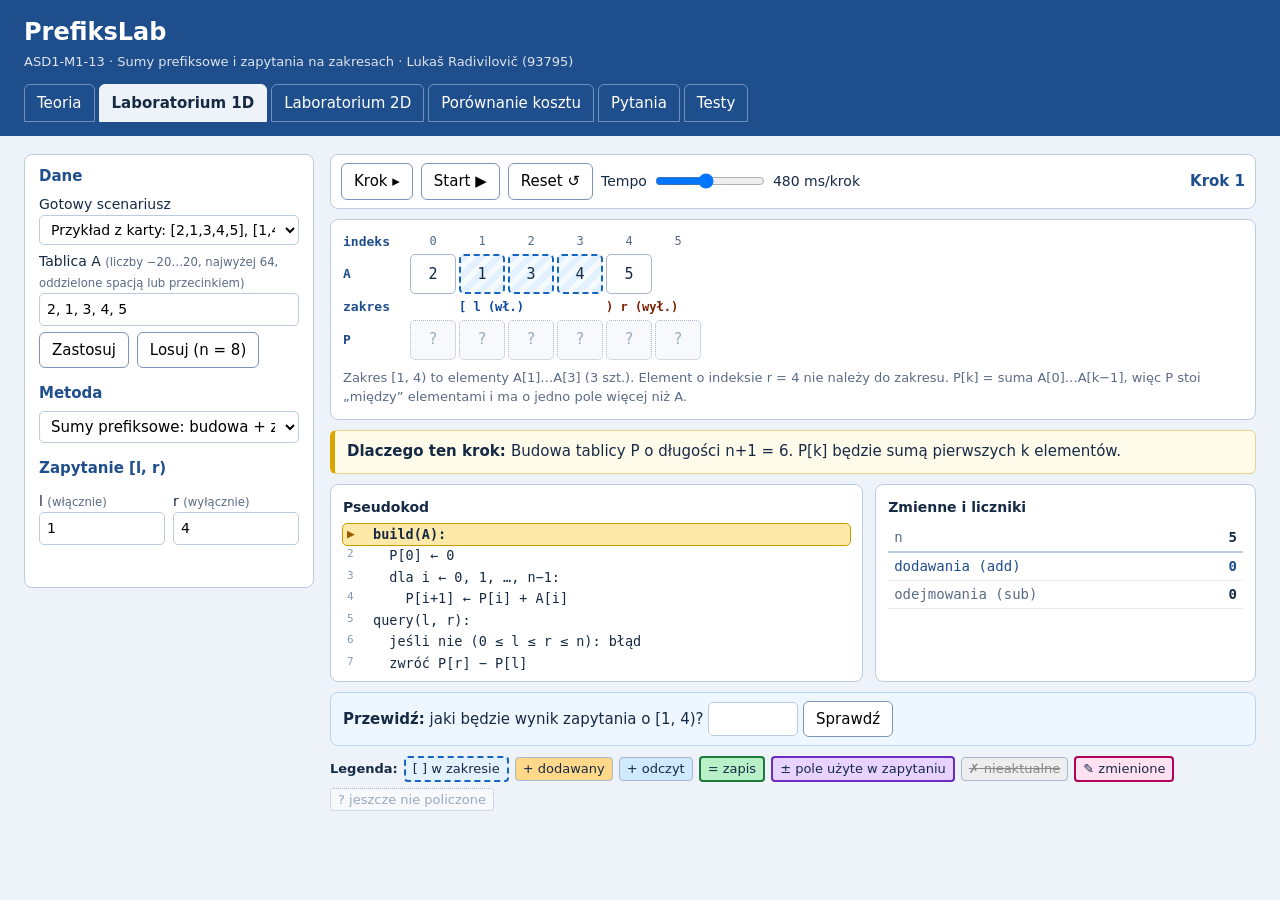
<file: index.html>
<!doctype html>
<html lang="pl">
<head>
<meta charset="utf-8">
<meta name="viewport" content="width=device-width,initial-scale=1">
<title>PrefiksLab — ASD1-M1-13 Sumy prefiksowe i zapytania na zakresach</title>
<link rel="stylesheet" href="src/style.css">
</head>
<body>
<header class="top">
  <div>
    <h1>PrefiksLab</h1>
    <p class="sub">ASD1-M1-13 · Sumy prefiksowe i zapytania na zakresach · Lukaš Radivilovič (93795)</p>
  </div>
  <nav id="tabs" role="tablist">
    <button data-tab="theory">Teoria</button>
    <button data-tab="lab1" class="on">Laboratorium 1D</button>
    <button data-tab="lab2">Laboratorium 2D</button>
    <button data-tab="compare">Porównanie kosztu</button>
    <button data-tab="quiz">Pytania</button>
    <button data-tab="tests">Testy</button>
  </nav>
</header>

<main>
<!-- ================= TEORIA ================= -->
<section id="tab-theory" class="tab">
  <h2>O co chodzi w tym laboratorium</h2>
  <p>Mamy tablicę (albo macierz) i dużo pytań w rodzaju „ile wynosi suma elementów od l do r”. Można za każdym razem dodawać elementy po kolei. Można też raz policzyć sumy prefiksowe i potem odpowiadać jednym odejmowaniem. Laboratorium pokazuje obie drogi krok po kroku i liczy, ile dodawań i odejmowań każda z nich naprawdę wykonuje.</p>
  <p class="conv"><b>Umowa w całej aplikacji:</b> indeksy od 0. Zakres [l, r) zawiera l, ale <u>nie zawiera</u> r. Pusty zakres (l = r) ma sumę 0. Prostokąt [r1, r2) × [c1, c2) to wiersze r1…r2−1 i kolumny c1…c2−1. Wartości −20…20, tablica do 64 elementów, macierz od 1×1 do 10×10.</p>
  <div class="cards">
    <article class="card">
      <h3>1. Sumowanie bez przygotowania</h3>
      <p><b>Cel:</b> punkt odniesienia (w podręcznikach: algorytm naiwny); wynik, któremu ufamy, bo nie korzysta z żadnych struktur pomocniczych.</p>
      <p><b>Działanie:</b> s = 0, potem dla każdego i z [l, r) wykonuję s = s + A[i]. W 2D to samo, tylko dwie pętle po wierszach i kolumnach prostokąta.</p>
      <p><b>Zastosowania:</b> mało zapytań, dane zmieniają się bardzo często, albo chcemy sprawdzić inną metodę.</p>
      <p><b>Ograniczenia:</b> każde zapytanie kosztuje tyle, ile ma elementów: O(r − l), w 2D O(liczba pól). Przy wielu zapytaniach o długie zakresy robi się wolno.</p>
      <p class="cost">Czas: O(n) na zapytanie · Pamięć dodatkowa: O(1) · set: O(1)</p>
    </article>
    <article class="card">
      <h3>2. Sumy prefiksowe 1D</h3>
      <p><b>Cel:</b> odpowiadać na dowolne zapytanie o sumę zakresu w stałym czasie.</p>
      <p><b>Działanie:</b> P[0] = 0 i P[i+1] = P[i] + A[i]. P[k] to suma pierwszych k elementów. Wtedy suma [l, r) = P[r] − P[l], bo z sumy pierwszych r elementów usuwam pierwsze l.</p>
      <p><b>Zastosowania:</b> wiele zapytań na danych, które się nie zmieniają (statystyki w przedziałach czasu, średnie w oknie, liczenie wystąpień).</p>
      <p><b>Ograniczenia:</b> trzeba zapłacić budowę (n dodawań) i pamięć n+1 liczb. Działa dla operacji odwracalnych (suma, XOR), nie dla minimum czy maksimum.</p>
      <p class="cost">Budowa: O(n) · Zapytanie: O(1) · Pamięć: n+1</p>
    </article>
    <article class="card">
      <h3>3. Sumy prefiksowe 2D</h3>
      <p><b>Cel:</b> suma dowolnego prostokąta macierzy w stałym czasie.</p>
      <p><b>Działanie:</b> P ma dodatkowy zerowy wiersz i kolumnę. P[i][j] to suma prostokąta [0, i) × [0, j). Budowa: P[i+1][j+1] = M[i][j] + P[i][j+1] + P[i+1][j] − P[i][j]. Zapytanie: P[r2][c2] − P[r1][c2] − P[r2][c1] + P[r1][c1]. Lewy-górny róg jest w obu odejmowanych pasach, więc odjęty dwa razy; dodaję go raz z powrotem.</p>
      <p><b>Zastosowania:</b> obrazy (suma jasności w oknie), mapy i siatki, gry planszowe.</p>
      <p><b>Ograniczenia:</b> pamięć (R+1)(C+1) i budowa 3 operacje na pole; po każdej zmianie trzeba to powtórzyć.</p>
      <p class="cost">Budowa: O(R·C) · Zapytanie: O(1) · Pamięć: (R+1)(C+1)</p>
    </article>
    <article class="card">
      <h3>4. Zmiana danych: set</h3>
      <p><b>Cel:</b> pozwolić zmieniać dane i dalej dostawać poprawne sumy.</p>
      <p><b>Działanie:</b> set(i, x) zastępuje A[i] wartością x. Wszystkie P[k] dla k &gt; i zawierają starą wartość, więc są nieaktualne. Aplikacja od razu odbudowuje całe P i dopiero potem odpowiada na zapytania. W 2D nieaktualne są wszystkie P[a][b] z a &gt; i oraz b &gt; j.</p>
      <p><b>Zastosowania:</b> rzadkie zmiany przeplatane wieloma zapytaniami.</p>
      <p><b>Ograniczenia:</b> jedna zmiana kosztuje tyle co cała budowa, O(n) lub O(R·C). Gdy zmian jest dużo, prefiksy się nie opłacają (tu potrzebne byłyby inne struktury, których ten temat celowo nie obejmuje).</p>
      <p class="cost">set + odbudowa: O(n) / O(R·C)</p>
    </article>
  </div>
  <p class="src">Źródło do nauki: <a href="https://usaco.guide/silver/prefix-sums" target="_blank" rel="noopener">USACO Guide — Introduction to Prefix Sums</a> (tam indeksy od 1; tutaj zgodnie z kartą od 0 i zakresy półotwarte).</p>
</section>

<!-- ================= LAB 1D ================= -->
<section id="tab-lab1" class="tab on">
  <div class="lab">
    <aside class="panel">
      <h3>Dane</h3>
      <label>Gotowy scenariusz
        <select id="sc1"></select></label>
      <label>Tablica A <small>(liczby −20…20, najwyżej 64, oddzielone spacją lub przecinkiem)</small>
        <input id="arr1" type="text" spellcheck="false"></label>
      <div class="row"><button id="apply1">Zastosuj</button><button id="rand1">Losuj (n = 8)</button></div>
      <h3>Metoda</h3>
      <select id="mode1">
        <option value="naive1d">Sumowanie bez przygotowania</option>
        <option value="prefix1d">Sumy prefiksowe: budowa + zapytanie</option>
        <option value="set1d">set(i, x) + odbudowa + zapytanie</option>
      </select>
      <h3>Zapytanie [l, r)</h3>
      <div class="row">
        <label>l <small>(włącznie)</small><input id="l1" type="number" step="1"></label>
        <label>r <small>(wyłącznie)</small><input id="r1" type="number" step="1"></label>
      </div>
      <div id="setbox1" class="row">
        <label>i <small>(indeks)</small><input id="i1" type="number" step="1"></label>
        <label>x <small>(nowa wartość)</small><input id="x1" type="number" step="1"></label>
      </div>
      <div id="msg1" class="msg" role="alert"></div>
    </aside>
    <div class="work">
      <div class="controls" data-player="p1">
        <button data-act="step" title="Wykonaj jedną instrukcję">Krok ▸</button>
        <button data-act="play">Start ▶</button>
        <button data-act="reset">Reset ↺</button>
        <label class="speed">Tempo <input data-act="speed" type="range" min="1" max="10" value="5"> <span data-out="speed"></span></label>
        <span class="status" data-out="status"></span>
      </div>
      <div id="viz1" class="viz"></div>
      <div class="reason" id="reason1"></div>
      <div class="twocol">
        <div><h4>Pseudokod</h4><ol class="code" id="code1"></ol></div>
        <div><h4>Zmienne i liczniki</h4><table class="vars" id="vars1"></table></div>
      </div>
      <div class="predict" id="pred1"></div>
      <div class="legend">
        <b>Legenda:</b>
        <span class="lg in-range">[ ] w zakresie</span>
        <span class="lg active">+ dodawany</span>
        <span class="lg read">+ odczyt</span>
        <span class="lg write">= zapis</span>
        <span class="lg use">± pole użyte w zapytaniu</span>
        <span class="lg stale">✗ nieaktualne</span>
        <span class="lg changed">✎ zmienione</span>
        <span class="lg nullc">? jeszcze nie policzone</span>
      </div>
    </div>
  </div>
</section>

<!-- ================= LAB 2D ================= -->
<section id="tab-lab2" class="tab">
  <div class="lab">
    <aside class="panel">
      <h3>Dane</h3>
      <label>Gotowy scenariusz
        <select id="sc2"></select></label>
      <label>Macierz M <small>(jeden wiersz w linii, 1–10 wierszy i kolumn, −20…20)</small>
        <textarea id="mat2" rows="5" spellcheck="false"></textarea></label>
      <div class="row"><button id="apply2">Zastosuj</button><button id="rand2">Losuj (4×5)</button></div>
      <h3>Metoda</h3>
      <select id="mode2">
        <option value="naive2d">Sumowanie bez przygotowania</option>
        <option value="prefix2d">Sumy prefiksowe 2D: budowa + zapytanie</option>
        <option value="set2d">set(i, j, x) + odbudowa + zapytanie</option>
      </select>
      <h3>Prostokąt [r1, r2) × [c1, c2)</h3>
      <div class="row">
        <label>r1 <small>(wł.)</small><input id="r1_2" type="number" step="1"></label>
        <label>r2 <small>(wył.)</small><input id="r2_2" type="number" step="1"></label>
      </div>
      <div class="row">
        <label>c1 <small>(wł.)</small><input id="c1_2" type="number" step="1"></label>
        <label>c2 <small>(wył.)</small><input id="c2_2" type="number" step="1"></label>
      </div>
      <div id="setbox2" class="row">
        <label>i<input id="i2" type="number" step="1"></label>
        <label>j<input id="j2" type="number" step="1"></label>
        <label>x<input id="x2" type="number" step="1"></label>
      </div>
      <div id="msg2" class="msg" role="alert"></div>
    </aside>
    <div class="work">
      <div class="controls" data-player="p2">
        <button data-act="step">Krok ▸</button>
        <button data-act="play">Start ▶</button>
        <button data-act="reset">Reset ↺</button>
        <label class="speed">Tempo <input data-act="speed" type="range" min="1" max="10" value="5"> <span data-out="speed"></span></label>
        <span class="status" data-out="status"></span>
      </div>
      <div id="viz2" class="viz"></div>
      <div class="reason" id="reason2"></div>
      <div class="twocol">
        <div><h4>Pseudokod</h4><ol class="code" id="code2"></ol></div>
        <div><h4>Zmienne i liczniki</h4><table class="vars" id="vars2"></table></div>
      </div>
      <div class="predict" id="pred2"></div>
      <div class="legend">
        <b>Legenda:</b>
        <span class="lg in-range">[ ] w prostokącie</span>
        <span class="lg active">+ dodawany</span>
        <span class="lg read">+ odczyt</span>
        <span class="lg minus">− odejmowany</span>
        <span class="lg write">= zapis</span>
        <span class="lg use">+ pole użyte w zapytaniu</span>
        <span class="lg stale">✗ nieaktualne</span>
        <span class="lg changed">✎ zmienione</span>
        <span class="lg coefl">×k ile razy pole jest wliczone</span>
      </div>
    </div>
  </div>
</section>

<!-- ================= PORÓWNANIE ================= -->
<section id="tab-compare" class="tab">
  <h2>Porównanie kosztu</h2>
  <div class="defs">
    <p><b>Liczniki.</b> <i>add</i> to liczba wykonanych dodawań, <i>sub</i> liczba odejmowań w badanym algorytmie. Koszt = add + sub. Nie liczę porównań w pętli, walidacji, losowania danych, kopiowania tablic ani niczego związanego z animacją i historią klatek. To osobny kod.</p>
    <p><b>Rozmiar wejścia.</b> n to długość tablicy, q liczba zapytań, R×C wymiar macierzy.</p>
    <p><b>Wzory.</b> Metoda bezpośrednia: suma długości zapytań (najgorzej q·n). Prefiksy: budowa n, każde zapytanie 1. W 2D budowa 3·R·C (2 dodawania + 1 odejmowanie na pole), zapytanie 3, każdy set to ponowna budowa.</p>
    <p><b>Pamięć dodatkowa.</b> Metoda bezpośrednia: 1 zmienna (s). Prefiksy 1D: n+1 liczb, 2D: (R+1)(C+1).</p>
  </div>
  <div class="row cmpctl">
    <label>Ziarno losowania <input id="seed" type="number" value="2026"></label>
    <label class="chk"><input id="worst" type="checkbox"> zapytania o całą tablicę (najgorszy przypadek)</label>
    <button id="runCmp">Uruchom porównanie</button>
  </div>
  <h3>Tablice: n = 8, 32, 64 i q = 1, 10, 100 tych samych zapytań</h3>
  <table class="grid" id="cmp1"></table>
  <div id="chart1" class="chart"></div>
  <h3>Macierze 3×3, 6×6, 10×10: budowa, jedna zmiana set i jedno zapytanie</h3>
  <table class="grid" id="cmp2"></table>
  <h3>Własny eksperyment na tablicy z Laboratorium 1D</h3>
  <div class="row"><label>q (liczba losowych zapytań) <input id="ownQ" type="number" min="1" max="1000" value="20"></label><button id="runOwn">Policz</button></div>
  <table class="grid" id="cmpOwn"></table>
  <div class="concl" id="concl"></div>
</section>

<!-- ================= PYTANIA ================= -->
<section id="tab-quiz" class="tab">
  <h2>Sprawdź się</h2>
  <p>Pytania 2 i 3 są liczone z aktualnych danych w laboratoriach. Zmień tablicę lub macierz i wróć tutaj, a pytanie się zmieni.</p>
  <div id="quiz"></div>
</section>

<!-- ================= TESTY ================= -->
<section id="tab-tests" class="tab">
  <h2>Testy automatyczne</h2>
  <p>Te same przypadki uruchamia polecenie <code>node tests/run-tests.js</code>. Tutaj wykonują się w przeglądarce na kodzie, którego używa laboratorium.</p>
  <div class="row"><button id="runTests">Uruchom testy</button><span id="testSummary" class="status"></span></div>
  <table class="grid tests" id="testTable"></table>
</section>
</main>

<script src="src/algorithms.js"></script>
<script src="src/steps.js"></script>
<script src="src/compare.js"></script>
<script src="tests/test-cases.js"></script>
<script src="src/app.js"></script>
</body>
</html>
</file>
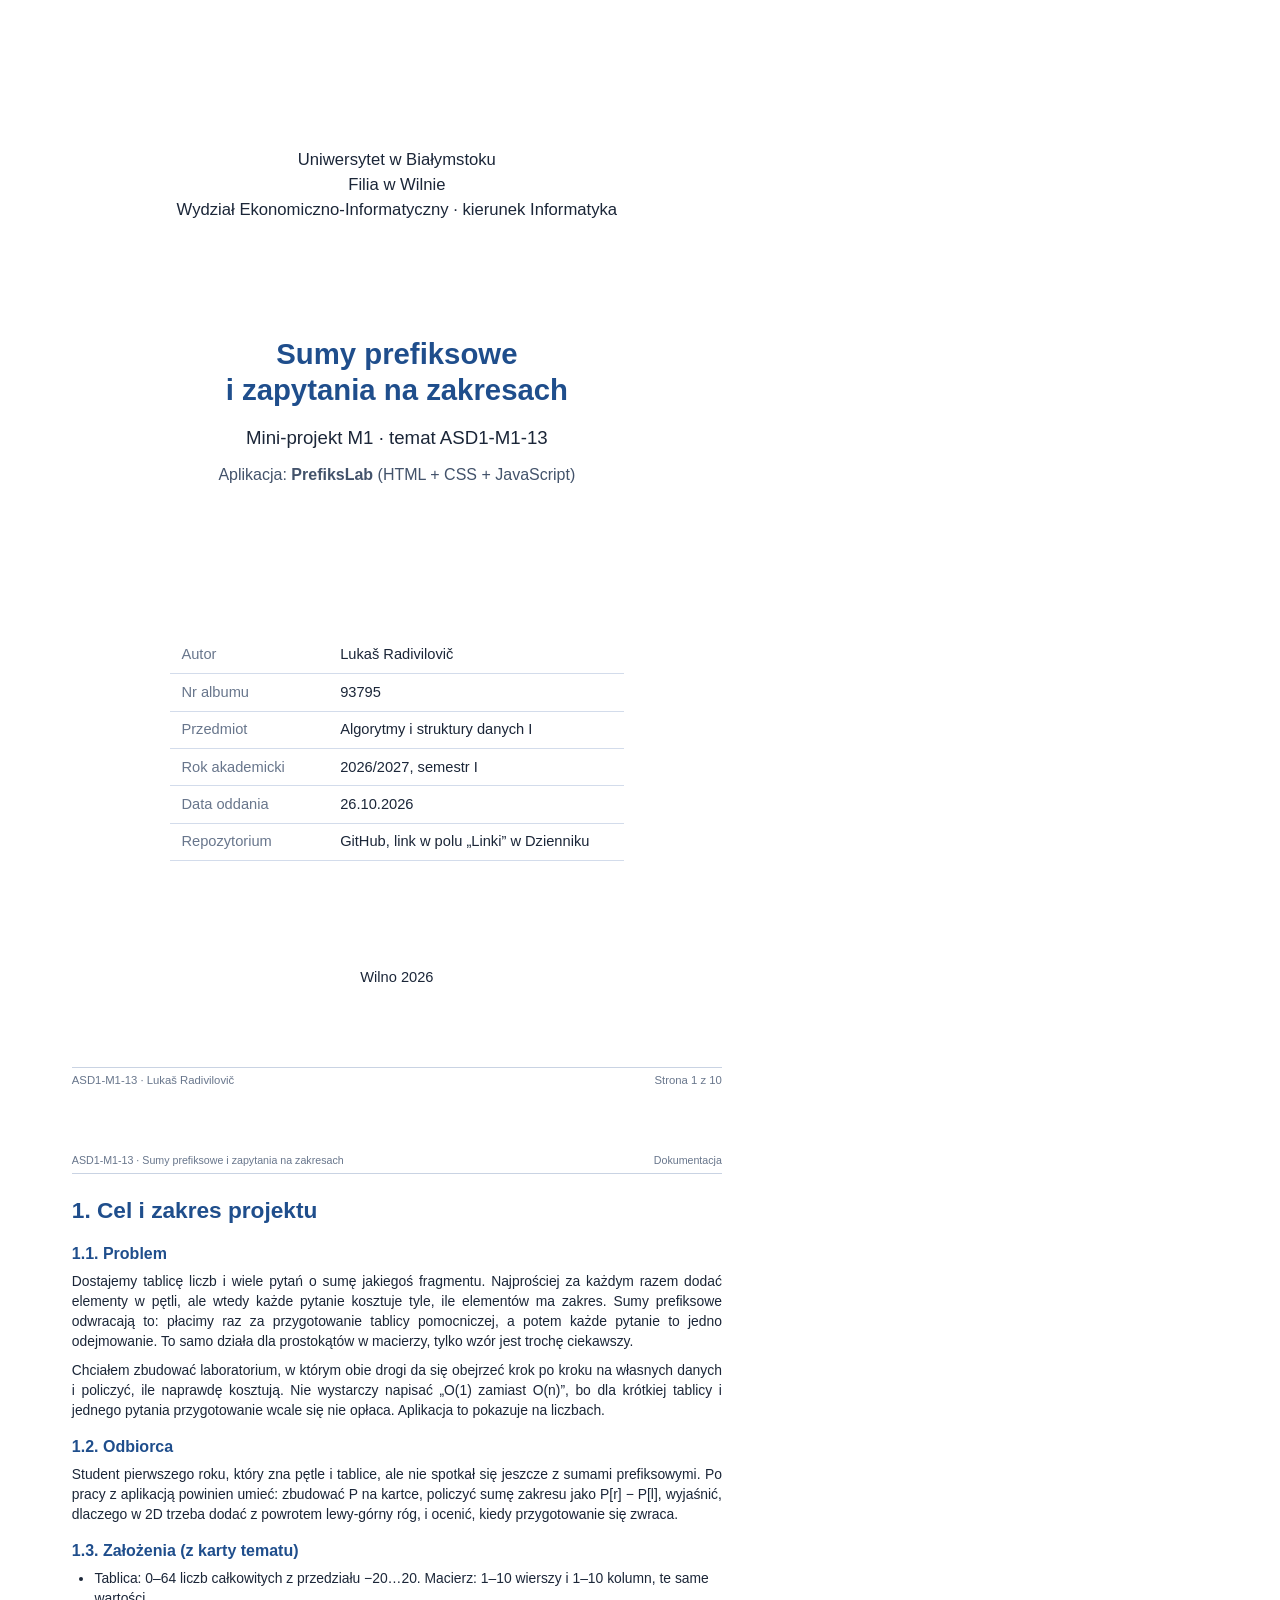
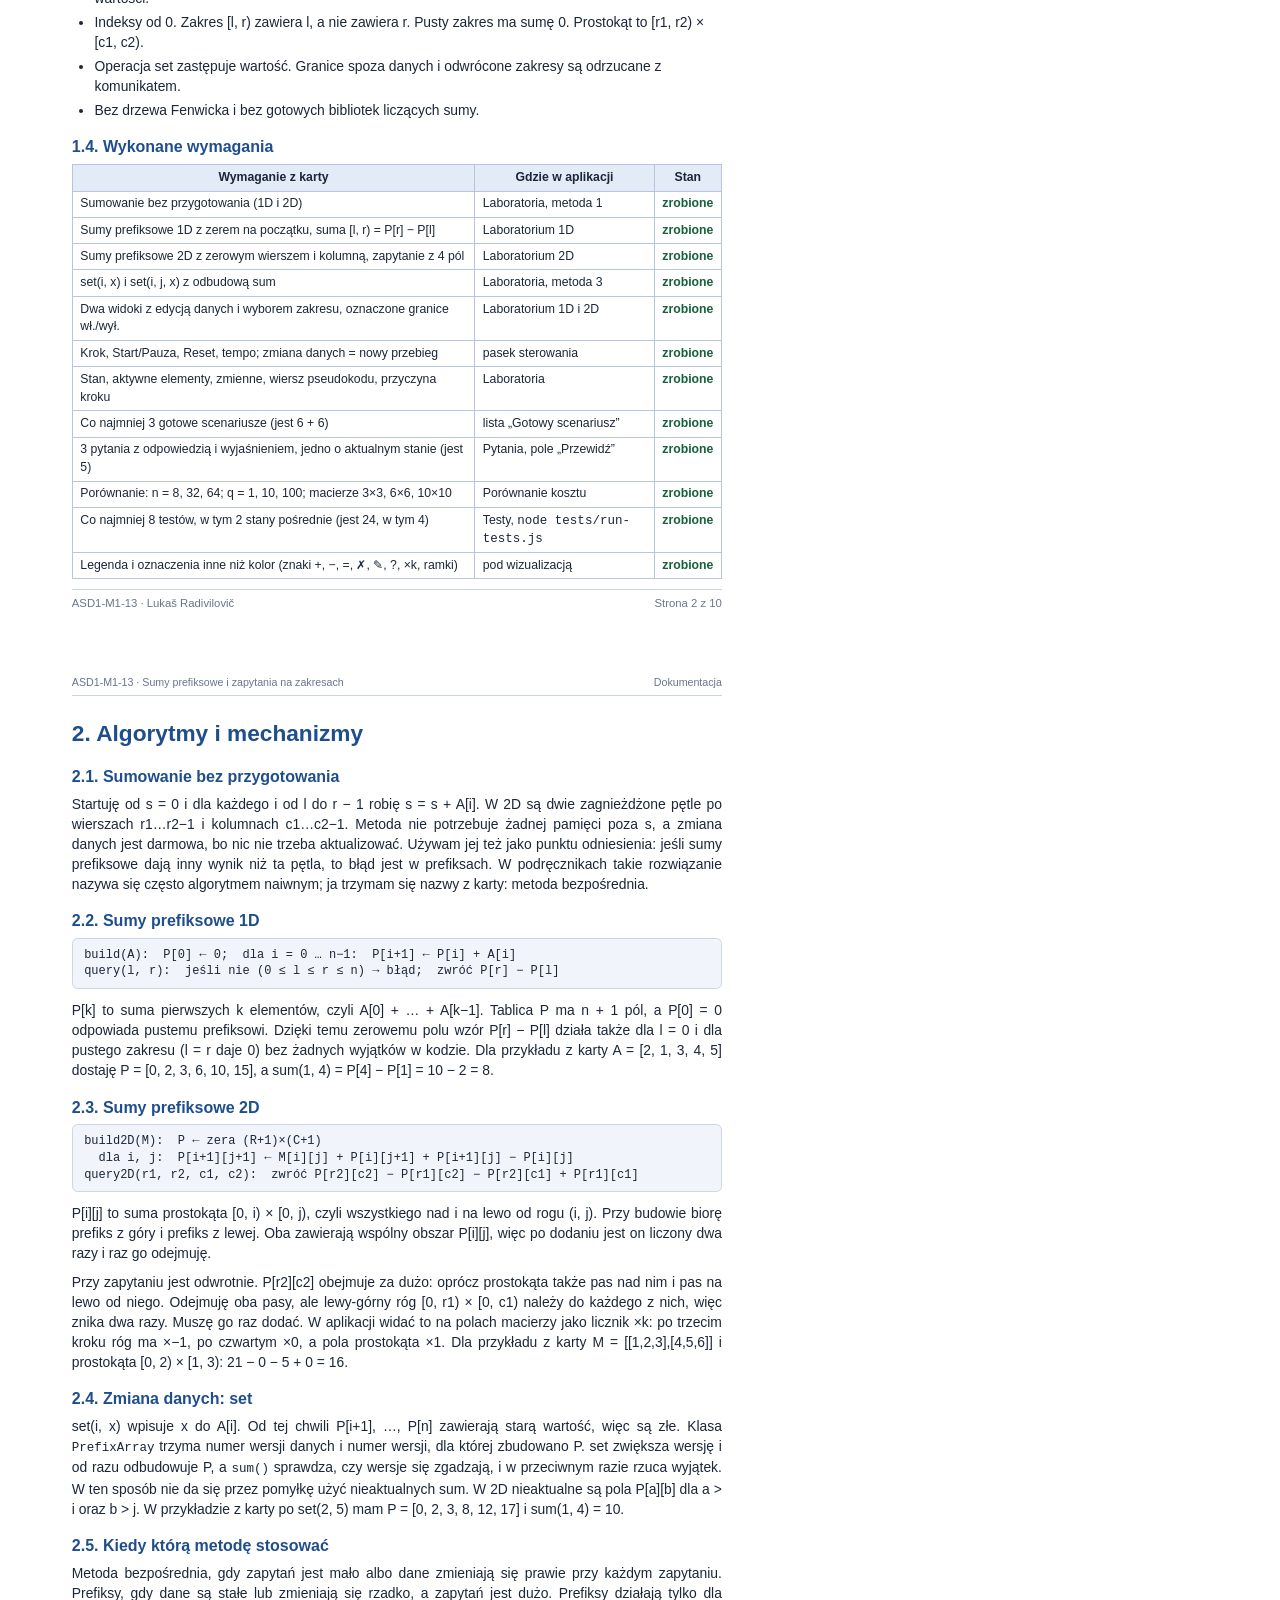
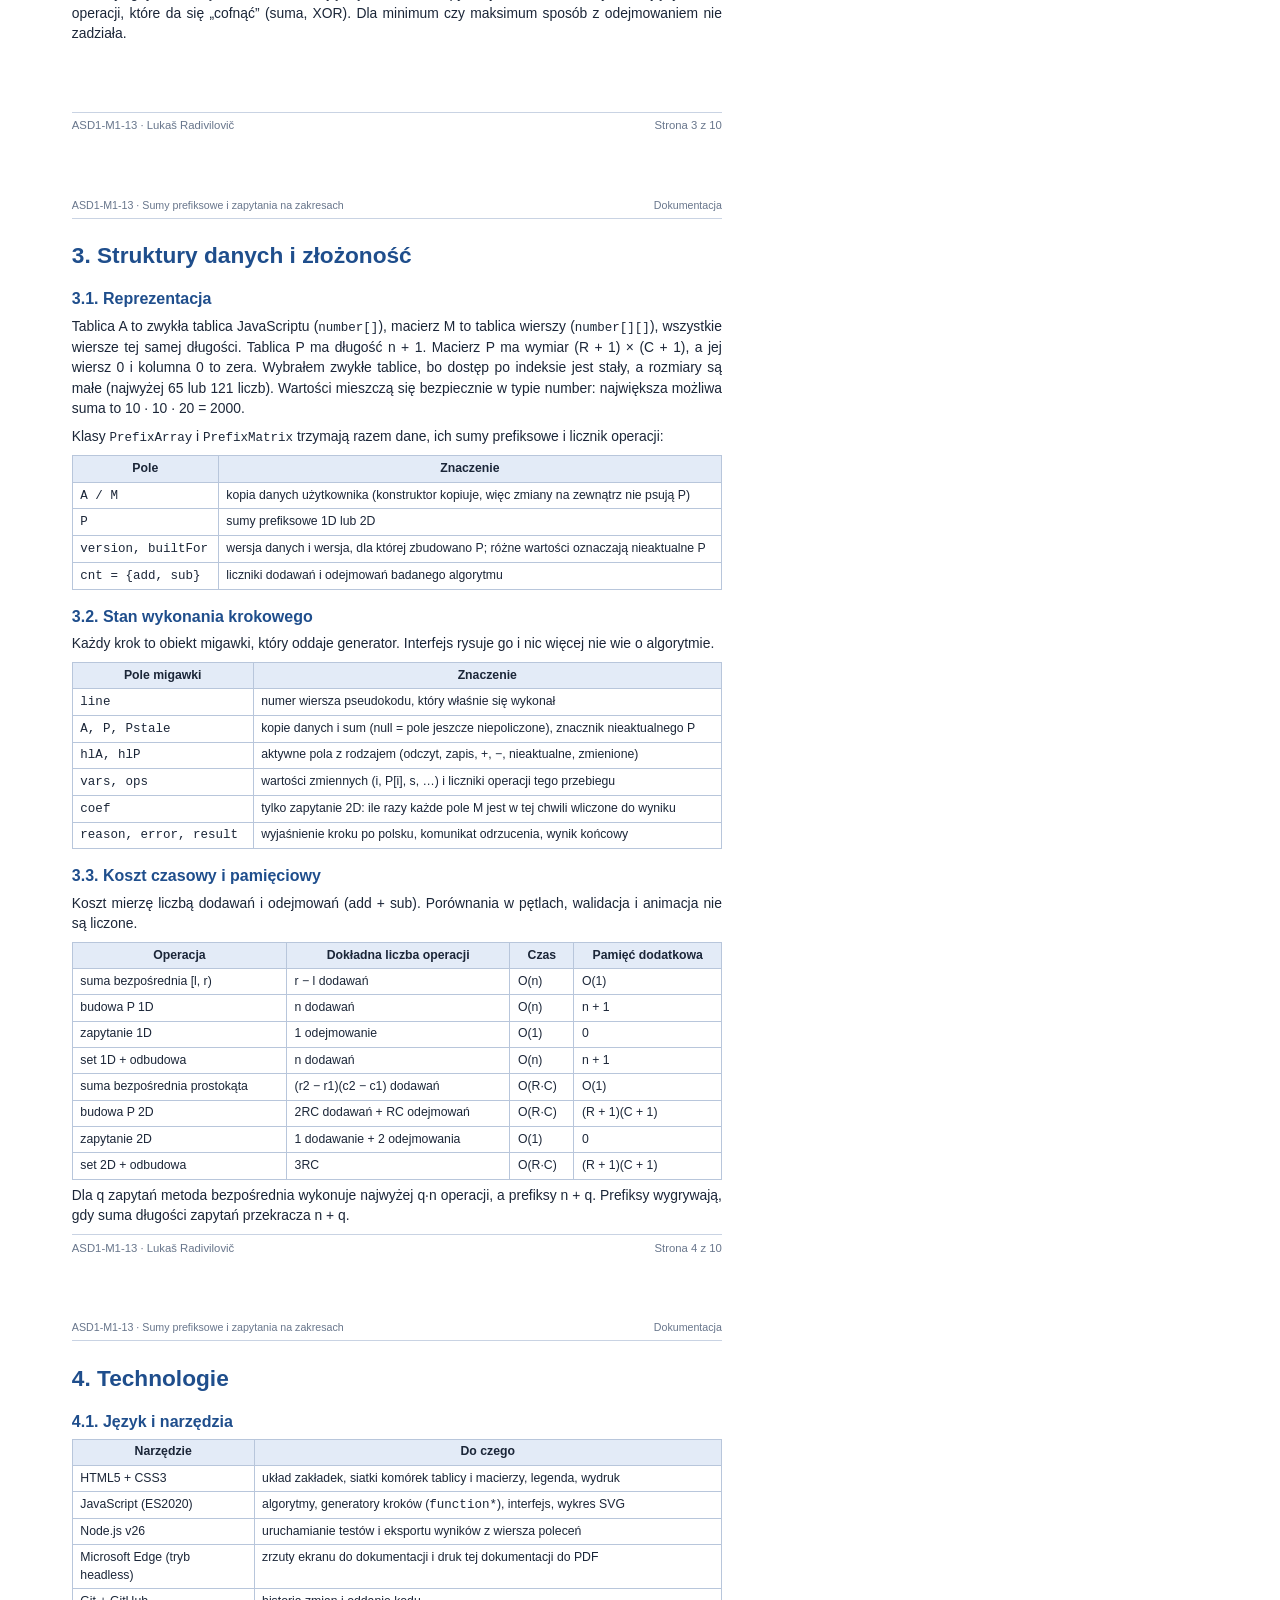
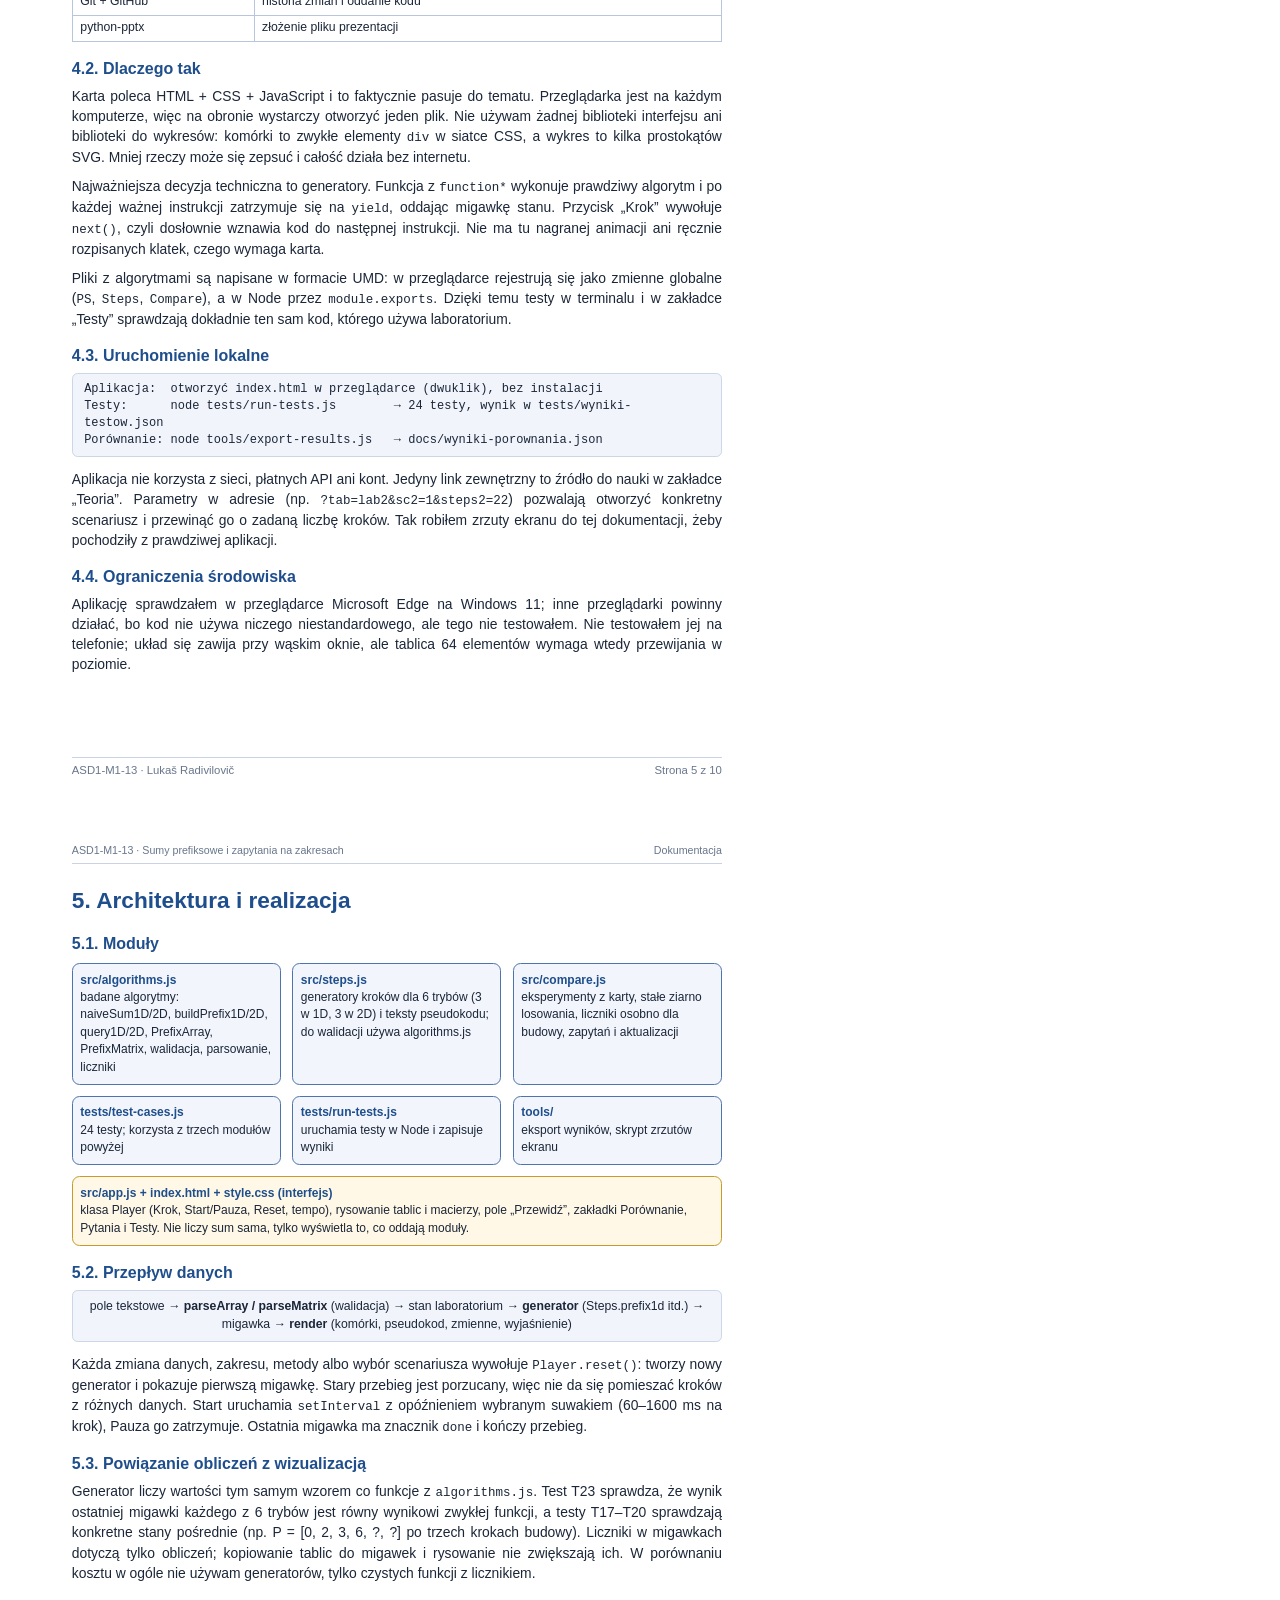
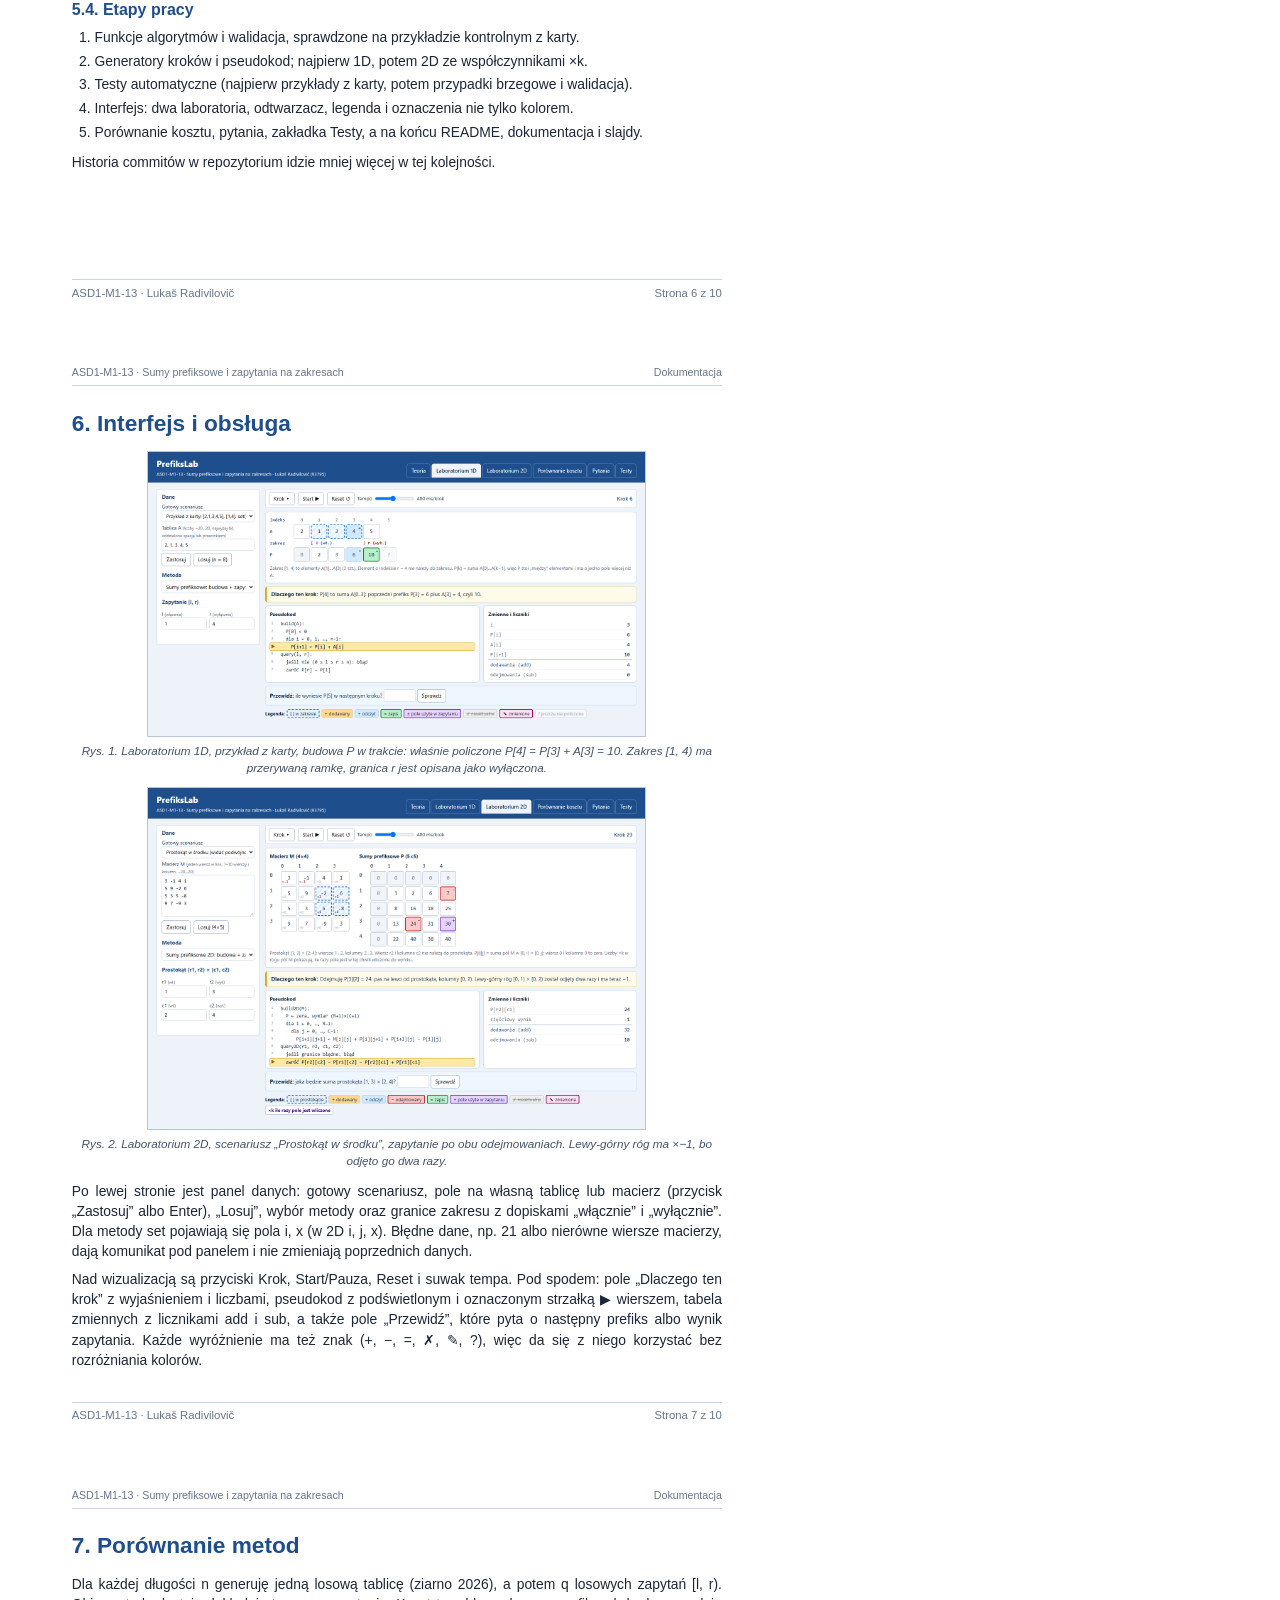
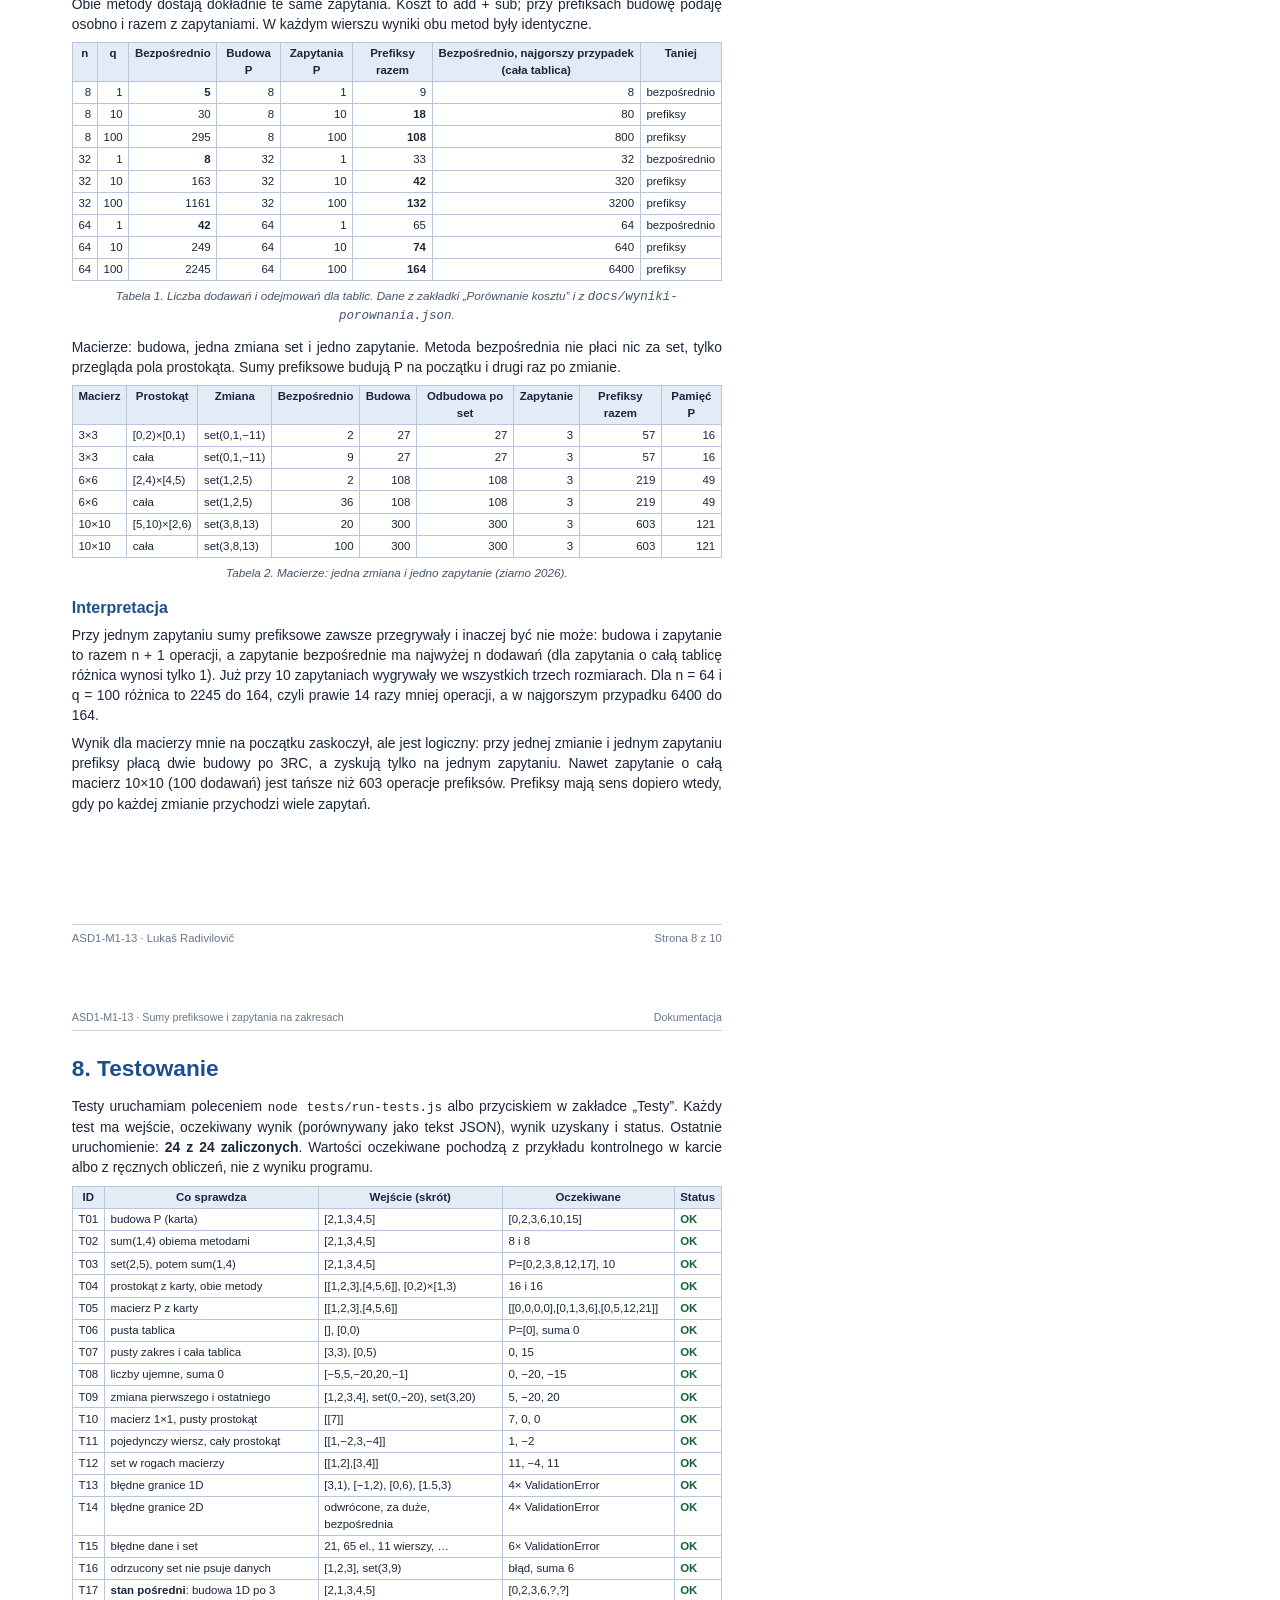
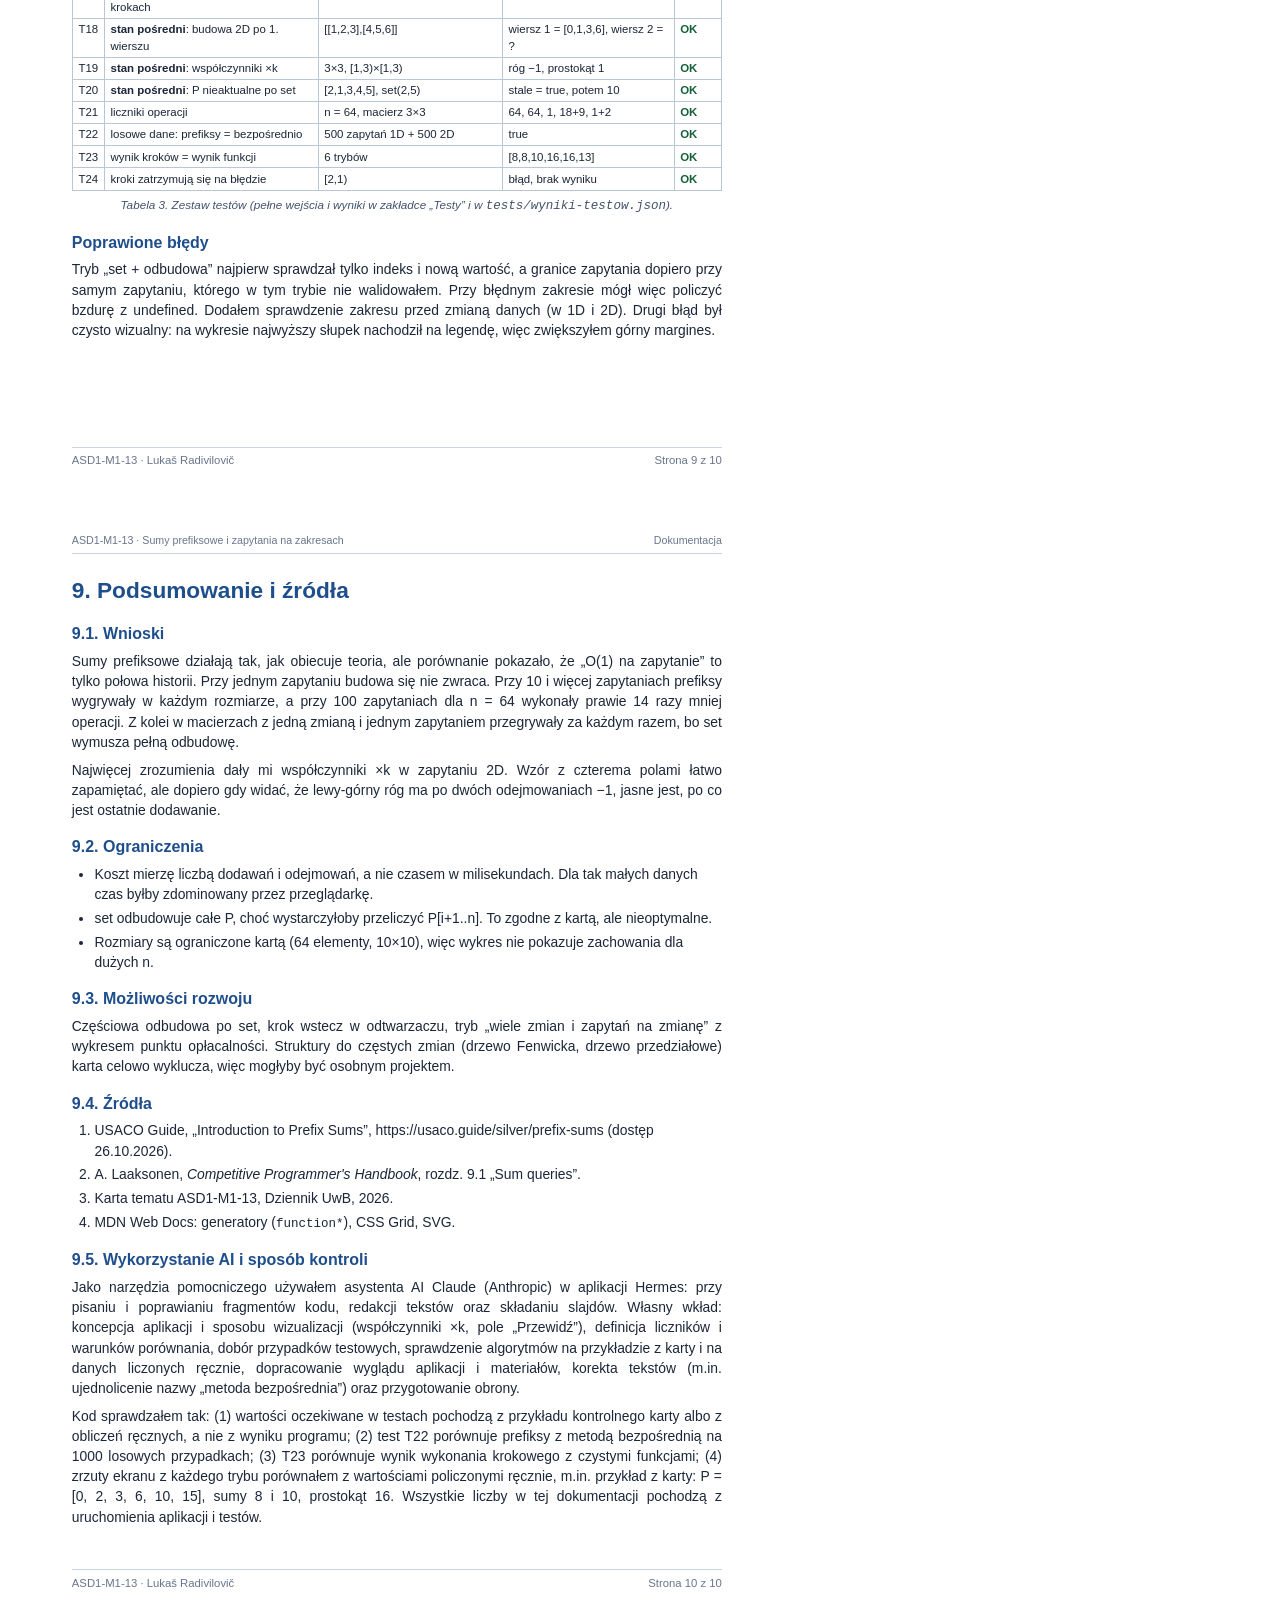
<file: docs/dokumentacja.html>
<!doctype html>
<html lang="pl">
<head>
<meta charset="utf-8">
<title>ASD1-M1-13 — Dokumentacja — Lukaš Radivilovič</title>
<style>
@page{size:A4;margin:0}
*{box-sizing:border-box}
body{margin:0;font:10.4pt/1.45 "Segoe UI",Calibri,sans-serif;color:#1b2638}
.page{width:210mm;height:297mm;padding:17mm 19mm 20mm;position:relative;overflow:hidden;page-break-after:always;break-after:page}
.page:last-child{page-break-after:auto}
.hdr{position:absolute;top:8mm;left:19mm;right:19mm;font-size:8pt;color:#68768c;border-bottom:.3mm solid #c9d3e3;padding-bottom:1.2mm;display:flex;justify-content:space-between}
.ftr{position:absolute;bottom:9mm;left:19mm;right:19mm;font-size:8.5pt;color:#68768c;display:flex;justify-content:space-between;border-top:.3mm solid #c9d3e3;padding-top:1.2mm}
h1{font-size:17pt;color:#1f4e8c;margin:2mm 0 3mm}
h2{font-size:12pt;color:#1f4e8c;margin:4mm 0 1.5mm}
p{margin:0 0 2.2mm;text-align:justify;hyphens:auto}
ul,ol{margin:0 0 2.5mm;padding-left:6mm}
li{margin:0 0 1mm}
code,.mono{font-family:Consolas,monospace;font-size:9.4pt}
pre{font:9pt/1.4 Consolas,monospace;background:#f1f5fb;border:.3mm solid #cbd6e6;border-radius:1.5mm;padding:2mm 3mm;margin:1mm 0 3mm;white-space:pre-wrap}
table{border-collapse:collapse;width:100%;margin:1mm 0 1.5mm;font-size:9.2pt}
th,td{border:.3mm solid #b8c6db;padding:1mm 2mm;vertical-align:top}
th{background:#e3ebf7}
td.r{text-align:right}
.cap{font-size:8.8pt;color:#43536b;text-align:center;margin:0 0 3mm;font-style:italic}
figure{margin:2mm 0 0;text-align:center}
figure img{max-width:100%;border:.3mm solid #b8c6db}
.small{font-size:8.6pt}
.small td,.small th{padding:.6mm 1.5mm}
/* strona tytułowa */
.title{display:flex;flex-direction:column;align-items:center;text-align:center;padding-top:22mm}
.title .uni{font-size:12.5pt;line-height:1.5}
.title .big{font-size:22pt;color:#1f4e8c;font-weight:700;margin:30mm 0 4mm;line-height:1.25}
.title .code{font-size:14pt;margin-bottom:3mm}
.title .app{font-size:12pt;color:#43536b;margin-bottom:40mm}
.title table{width:120mm;font-size:11pt;margin:0 auto}
.title td{border:none;border-bottom:.3mm solid #d3dceb;padding:2mm 3mm;text-align:left}
.title td:first-child{color:#68768c;width:42mm}
.title .place{margin-top:28mm;font-size:11pt}
.arch{display:grid;grid-template-columns:1fr 1fr 1fr;gap:3mm;margin:2mm 0 3mm;font-size:9pt}
.arch div{border:.4mm solid #4f74ad;border-radius:2mm;padding:2mm;background:#f2f6fc}
.arch b{display:block;color:#1f4e8c}
.arch .w{grid-column:span 3;background:#fff8e6;border-color:#c69a2b}
.flow{font-size:9.2pt;background:#f1f5fb;border:.3mm solid #cbd6e6;border-radius:1.5mm;padding:2mm 3mm;margin-bottom:3mm;text-align:center}
.ok{color:#16613a;font-weight:700}
</style>
</head>
<body>

<!-- ===================== 1 ===================== -->
<section class="page">
  <div class="title">
    <div class="uni">Uniwersytet w Białymstoku<br>Filia w Wilnie<br>Wydział Ekonomiczno-Informatyczny · kierunek Informatyka</div>
    <div class="big">Sumy prefiksowe<br>i zapytania na zakresach</div>
    <div class="code">Mini-projekt M1 · temat ASD1-M1-13</div>
    <div class="app">Aplikacja: <b>PrefiksLab</b> (HTML + CSS + JavaScript)</div>
    <table>
      <tr><td>Autor</td><td>Lukaš Radivilovič</td></tr>
      <tr><td>Nr albumu</td><td>93795</td></tr>
      <tr><td>Przedmiot</td><td>Algorytmy i struktury danych I</td></tr>
      <tr><td>Rok akademicki</td><td>2026/2027, semestr I</td></tr>
      <tr><td>Data oddania</td><td>26.10.2026</td></tr>
      <tr><td>Repozytorium</td><td>GitHub, link w polu „Linki” w Dzienniku</td></tr>
    </table>
    <div class="place">Wilno 2026</div>
  </div>
  <div class="ftr"><span>ASD1-M1-13 · Lukaš Radivilovič</span><span>Strona 1 z 10</span></div>
</section>

<!-- ===================== 2 ===================== -->
<section class="page">
  <div class="hdr"><span>ASD1-M1-13 · Sumy prefiksowe i zapytania na zakresach</span><span>Dokumentacja</span></div>
  <h1>1. Cel i zakres projektu</h1>
  <h2>1.1. Problem</h2>
  <p>Dostajemy tablicę liczb i wiele pytań o sumę jakiegoś fragmentu. Najprościej za każdym razem dodać elementy w pętli, ale wtedy każde pytanie kosztuje tyle, ile elementów ma zakres. Sumy prefiksowe odwracają to: płacimy raz za przygotowanie tablicy pomocniczej, a potem każde pytanie to jedno odejmowanie. To samo działa dla prostokątów w macierzy, tylko wzór jest trochę ciekawszy.</p>
  <p>Chciałem zbudować laboratorium, w którym obie drogi da się obejrzeć krok po kroku na własnych danych i policzyć, ile naprawdę kosztują. Nie wystarczy napisać „O(1) zamiast O(n)”, bo dla krótkiej tablicy i jednego pytania przygotowanie wcale się nie opłaca. Aplikacja to pokazuje na liczbach.</p>
  <h2>1.2. Odbiorca</h2>
  <p>Student pierwszego roku, który zna pętle i tablice, ale nie spotkał się jeszcze z sumami prefiksowymi. Po pracy z aplikacją powinien umieć: zbudować P na kartce, policzyć sumę zakresu jako P[r] − P[l], wyjaśnić, dlaczego w 2D trzeba dodać z powrotem lewy-górny róg, i ocenić, kiedy przygotowanie się zwraca.</p>
  <h2>1.3. Założenia (z karty tematu)</h2>
  <ul>
    <li>Tablica: 0–64 liczb całkowitych z przedziału −20…20. Macierz: 1–10 wierszy i 1–10 kolumn, te same wartości.</li>
    <li>Indeksy od 0. Zakres [l, r) zawiera l, a nie zawiera r. Pusty zakres ma sumę 0. Prostokąt to [r1, r2) × [c1, c2).</li>
    <li>Operacja set zastępuje wartość. Granice spoza danych i odwrócone zakresy są odrzucane z komunikatem.</li>
    <li>Bez drzewa Fenwicka i bez gotowych bibliotek liczących sumy.</li>
  </ul>
  <h2>1.4. Wykonane wymagania</h2>
  <table>
    <tr><th style="width:62%">Wymaganie z karty</th><th>Gdzie w aplikacji</th><th>Stan</th></tr>
    <tr><td>Sumowanie bez przygotowania (1D i 2D)</td><td>Laboratoria, metoda 1</td><td class="ok">zrobione</td></tr>
    <tr><td>Sumy prefiksowe 1D z zerem na początku, suma [l, r) = P[r] − P[l]</td><td>Laboratorium 1D</td><td class="ok">zrobione</td></tr>
    <tr><td>Sumy prefiksowe 2D z zerowym wierszem i kolumną, zapytanie z 4 pól</td><td>Laboratorium 2D</td><td class="ok">zrobione</td></tr>
    <tr><td>set(i, x) i set(i, j, x) z odbudową sum</td><td>Laboratoria, metoda 3</td><td class="ok">zrobione</td></tr>
    <tr><td>Dwa widoki z edycją danych i wyborem zakresu, oznaczone granice wł./wył.</td><td>Laboratorium 1D i 2D</td><td class="ok">zrobione</td></tr>
    <tr><td>Krok, Start/Pauza, Reset, tempo; zmiana danych = nowy przebieg</td><td>pasek sterowania</td><td class="ok">zrobione</td></tr>
    <tr><td>Stan, aktywne elementy, zmienne, wiersz pseudokodu, przyczyna kroku</td><td>Laboratoria</td><td class="ok">zrobione</td></tr>
    <tr><td>Co najmniej 3 gotowe scenariusze (jest 6 + 6)</td><td>lista „Gotowy scenariusz”</td><td class="ok">zrobione</td></tr>
    <tr><td>3 pytania z odpowiedzią i wyjaśnieniem, jedno o aktualnym stanie (jest 5)</td><td>Pytania, pole „Przewidź”</td><td class="ok">zrobione</td></tr>
    <tr><td>Porównanie: n = 8, 32, 64; q = 1, 10, 100; macierze 3×3, 6×6, 10×10</td><td>Porównanie kosztu</td><td class="ok">zrobione</td></tr>
    <tr><td>Co najmniej 8 testów, w tym 2 stany pośrednie (jest 24, w tym 4)</td><td>Testy, <span class="mono">node tests/run-tests.js</span></td><td class="ok">zrobione</td></tr>
    <tr><td>Legenda i oznaczenia inne niż kolor (znaki +, −, =, ✗, ✎, ?, ×k, ramki)</td><td>pod wizualizacją</td><td class="ok">zrobione</td></tr>
  </table>
  <div class="ftr"><span>ASD1-M1-13 · Lukaš Radivilovič</span><span>Strona 2 z 10</span></div>
</section>

<!-- ===================== 3 ===================== -->
<section class="page">
  <div class="hdr"><span>ASD1-M1-13 · Sumy prefiksowe i zapytania na zakresach</span><span>Dokumentacja</span></div>
  <h1>2. Algorytmy i mechanizmy</h1>
  <h2>2.1. Sumowanie bez przygotowania</h2>
  <p>Startuję od s = 0 i dla każdego i od l do r − 1 robię s = s + A[i]. W 2D są dwie zagnieżdżone pętle po wierszach r1…r2−1 i kolumnach c1…c2−1. Metoda nie potrzebuje żadnej pamięci poza s, a zmiana danych jest darmowa, bo nic nie trzeba aktualizować. Używam jej też jako punktu odniesienia: jeśli sumy prefiksowe dają inny wynik niż ta pętla, to błąd jest w prefiksach. W podręcznikach takie rozwiązanie nazywa się często algorytmem naiwnym; ja trzymam się nazwy z karty: metoda bezpośrednia.</p>
  <h2>2.2. Sumy prefiksowe 1D</h2>
<pre>build(A):  P[0] ← 0;  dla i = 0 … n−1:  P[i+1] ← P[i] + A[i]
query(l, r):  jeśli nie (0 ≤ l ≤ r ≤ n) → błąd;  zwróć P[r] − P[l]</pre>
  <p>P[k] to suma pierwszych k elementów, czyli A[0] + … + A[k−1]. Tablica P ma n + 1 pól, a P[0] = 0 odpowiada pustemu prefiksowi. Dzięki temu zerowemu polu wzór P[r] − P[l] działa także dla l = 0 i dla pustego zakresu (l = r daje 0) bez żadnych wyjątków w kodzie. Dla przykładu z karty A = [2, 1, 3, 4, 5] dostaję P = [0, 2, 3, 6, 10, 15], a sum(1, 4) = P[4] − P[1] = 10 − 2 = 8.</p>
  <h2>2.3. Sumy prefiksowe 2D</h2>
<pre>build2D(M):  P ← zera (R+1)×(C+1)
  dla i, j:  P[i+1][j+1] ← M[i][j] + P[i][j+1] + P[i+1][j] − P[i][j]
query2D(r1, r2, c1, c2):  zwróć P[r2][c2] − P[r1][c2] − P[r2][c1] + P[r1][c1]</pre>
  <p>P[i][j] to suma prostokąta [0, i) × [0, j), czyli wszystkiego nad i na lewo od rogu (i, j). Przy budowie biorę prefiks z góry i prefiks z lewej. Oba zawierają wspólny obszar P[i][j], więc po dodaniu jest on liczony dwa razy i raz go odejmuję.</p>
  <p>Przy zapytaniu jest odwrotnie. P[r2][c2] obejmuje za dużo: oprócz prostokąta także pas nad nim i pas na lewo od niego. Odejmuję oba pasy, ale lewy-górny róg [0, r1) × [0, c1) należy do każdego z nich, więc znika dwa razy. Muszę go raz dodać. W aplikacji widać to na polach macierzy jako licznik ×k: po trzecim kroku róg ma ×−1, po czwartym ×0, a pola prostokąta ×1. Dla przykładu z karty M = [[1,2,3],[4,5,6]] i prostokąta [0, 2) × [1, 3): 21 − 0 − 5 + 0 = 16.</p>
  <h2>2.4. Zmiana danych: set</h2>
  <p>set(i, x) wpisuje x do A[i]. Od tej chwili P[i+1], …, P[n] zawierają starą wartość, więc są złe. Klasa <span class="mono">PrefixArray</span> trzyma numer wersji danych i numer wersji, dla której zbudowano P. set zwiększa wersję i od razu odbudowuje P, a <span class="mono">sum()</span> sprawdza, czy wersje się zgadzają, i w przeciwnym razie rzuca wyjątek. W ten sposób nie da się przez pomyłkę użyć nieaktualnych sum. W 2D nieaktualne są pola P[a][b] dla a &gt; i oraz b &gt; j. W przykładzie z karty po set(2, 5) mam P = [0, 2, 3, 8, 12, 17] i sum(1, 4) = 10.</p>
  <h2>2.5. Kiedy którą metodę stosować</h2>
  <p>Metoda bezpośrednia, gdy zapytań jest mało albo dane zmieniają się prawie przy każdym zapytaniu. Prefiksy, gdy dane są stałe lub zmieniają się rzadko, a zapytań jest dużo. Prefiksy działają tylko dla operacji, które da się „cofnąć” (suma, XOR). Dla minimum czy maksimum sposób z odejmowaniem nie zadziała.</p>
  <div class="ftr"><span>ASD1-M1-13 · Lukaš Radivilovič</span><span>Strona 3 z 10</span></div>
</section>

<!-- ===================== 4 ===================== -->
<section class="page">
  <div class="hdr"><span>ASD1-M1-13 · Sumy prefiksowe i zapytania na zakresach</span><span>Dokumentacja</span></div>
  <h1>3. Struktury danych i złożoność</h1>
  <h2>3.1. Reprezentacja</h2>
  <p>Tablica A to zwykła tablica JavaScriptu (<span class="mono">number[]</span>), macierz M to tablica wierszy (<span class="mono">number[][]</span>), wszystkie wiersze tej samej długości. Tablica P ma długość n + 1. Macierz P ma wymiar (R + 1) × (C + 1), a jej wiersz 0 i kolumna 0 to zera. Wybrałem zwykłe tablice, bo dostęp po indeksie jest stały, a rozmiary są małe (najwyżej 65 lub 121 liczb). Wartości mieszczą się bezpiecznie w typie number: największa możliwa suma to 10 · 10 · 20 = 2000.</p>
  <p>Klasy <span class="mono">PrefixArray</span> i <span class="mono">PrefixMatrix</span> trzymają razem dane, ich sumy prefiksowe i licznik operacji:</p>
  <table>
    <tr><th>Pole</th><th>Znaczenie</th></tr>
    <tr><td class="mono">A / M</td><td>kopia danych użytkownika (konstruktor kopiuje, więc zmiany na zewnątrz nie psują P)</td></tr>
    <tr><td class="mono">P</td><td>sumy prefiksowe 1D lub 2D</td></tr>
    <tr><td class="mono">version, builtFor</td><td>wersja danych i wersja, dla której zbudowano P; różne wartości oznaczają nieaktualne P</td></tr>
    <tr><td class="mono">cnt = {add, sub}</td><td>liczniki dodawań i odejmowań badanego algorytmu</td></tr>
  </table>
  <h2>3.2. Stan wykonania krokowego</h2>
  <p>Każdy krok to obiekt migawki, który oddaje generator. Interfejs rysuje go i nic więcej nie wie o algorytmie.</p>
  <table>
    <tr><th>Pole migawki</th><th>Znaczenie</th></tr>
    <tr><td class="mono">line</td><td>numer wiersza pseudokodu, który właśnie się wykonał</td></tr>
    <tr><td class="mono">A, P, Pstale</td><td>kopie danych i sum (null = pole jeszcze niepoliczone), znacznik nieaktualnego P</td></tr>
    <tr><td class="mono">hlA, hlP</td><td>aktywne pola z rodzajem (odczyt, zapis, +, −, nieaktualne, zmienione)</td></tr>
    <tr><td class="mono">vars, ops</td><td>wartości zmiennych (i, P[i], s, …) i liczniki operacji tego przebiegu</td></tr>
    <tr><td class="mono">coef</td><td>tylko zapytanie 2D: ile razy każde pole M jest w tej chwili wliczone do wyniku</td></tr>
    <tr><td class="mono">reason, error, result</td><td>wyjaśnienie kroku po polsku, komunikat odrzucenia, wynik końcowy</td></tr>
  </table>
  <h2>3.3. Koszt czasowy i pamięciowy</h2>
  <p>Koszt mierzę liczbą dodawań i odejmowań (add + sub). Porównania w pętlach, walidacja i animacja nie są liczone.</p>
  <table>
    <tr><th>Operacja</th><th>Dokładna liczba operacji</th><th>Czas</th><th>Pamięć dodatkowa</th></tr>
    <tr><td>suma bezpośrednia [l, r)</td><td>r − l dodawań</td><td>O(n)</td><td>O(1)</td></tr>
    <tr><td>budowa P 1D</td><td>n dodawań</td><td>O(n)</td><td>n + 1</td></tr>
    <tr><td>zapytanie 1D</td><td>1 odejmowanie</td><td>O(1)</td><td>0</td></tr>
    <tr><td>set 1D + odbudowa</td><td>n dodawań</td><td>O(n)</td><td>n + 1</td></tr>
    <tr><td>suma bezpośrednia prostokąta</td><td>(r2 − r1)(c2 − c1) dodawań</td><td>O(R·C)</td><td>O(1)</td></tr>
    <tr><td>budowa P 2D</td><td>2RC dodawań + RC odejmowań</td><td>O(R·C)</td><td>(R + 1)(C + 1)</td></tr>
    <tr><td>zapytanie 2D</td><td>1 dodawanie + 2 odejmowania</td><td>O(1)</td><td>0</td></tr>
    <tr><td>set 2D + odbudowa</td><td>3RC</td><td>O(R·C)</td><td>(R + 1)(C + 1)</td></tr>
  </table>
  <p>Dla q zapytań metoda bezpośrednia wykonuje najwyżej q·n operacji, a prefiksy n + q. Prefiksy wygrywają, gdy suma długości zapytań przekracza n + q.</p>
  <div class="ftr"><span>ASD1-M1-13 · Lukaš Radivilovič</span><span>Strona 4 z 10</span></div>
</section>

<!-- ===================== 5 ===================== -->
<section class="page">
  <div class="hdr"><span>ASD1-M1-13 · Sumy prefiksowe i zapytania na zakresach</span><span>Dokumentacja</span></div>
  <h1>4. Technologie</h1>
  <h2>4.1. Język i narzędzia</h2>
  <table>
    <tr><th style="width:28%">Narzędzie</th><th>Do czego</th></tr>
    <tr><td>HTML5 + CSS3</td><td>układ zakładek, siatki komórek tablicy i macierzy, legenda, wydruk</td></tr>
    <tr><td>JavaScript (ES2020)</td><td>algorytmy, generatory kroków (<span class="mono">function*</span>), interfejs, wykres SVG</td></tr>
    <tr><td>Node.js v26</td><td>uruchamianie testów i eksportu wyników z wiersza poleceń</td></tr>
    <tr><td>Microsoft Edge (tryb headless)</td><td>zrzuty ekranu do dokumentacji i druk tej dokumentacji do PDF</td></tr>
    <tr><td>Git + GitHub</td><td>historia zmian i oddanie kodu</td></tr>
    <tr><td>python-pptx</td><td>złożenie pliku prezentacji</td></tr>
  </table>
  <h2>4.2. Dlaczego tak</h2>
  <p>Karta poleca HTML + CSS + JavaScript i to faktycznie pasuje do tematu. Przeglądarka jest na każdym komputerze, więc na obronie wystarczy otworzyć jeden plik. Nie używam żadnej biblioteki interfejsu ani biblioteki do wykresów: komórki to zwykłe elementy <span class="mono">div</span> w siatce CSS, a wykres to kilka prostokątów SVG. Mniej rzeczy może się zepsuć i całość działa bez internetu.</p>
  <p>Najważniejsza decyzja techniczna to generatory. Funkcja z <span class="mono">function*</span> wykonuje prawdziwy algorytm i po każdej ważnej instrukcji zatrzymuje się na <span class="mono">yield</span>, oddając migawkę stanu. Przycisk „Krok” wywołuje <span class="mono">next()</span>, czyli dosłownie wznawia kod do następnej instrukcji. Nie ma tu nagranej animacji ani ręcznie rozpisanych klatek, czego wymaga karta.</p>
  <p>Pliki z algorytmami są napisane w formacie UMD: w przeglądarce rejestrują się jako zmienne globalne (<span class="mono">PS</span>, <span class="mono">Steps</span>, <span class="mono">Compare</span>), a w Node przez <span class="mono">module.exports</span>. Dzięki temu testy w terminalu i w zakładce „Testy” sprawdzają dokładnie ten sam kod, którego używa laboratorium.</p>
  <h2>4.3. Uruchomienie lokalne</h2>
<pre>Aplikacja:  otworzyć index.html w przeglądarce (dwuklik), bez instalacji
Testy:      node tests/run-tests.js        → 24 testy, wynik w tests/wyniki-testow.json
Porównanie: node tools/export-results.js   → docs/wyniki-porownania.json</pre>
  <p>Aplikacja nie korzysta z sieci, płatnych API ani kont. Jedyny link zewnętrzny to źródło do nauki w zakładce „Teoria”. Parametry w adresie (np. <span class="mono">?tab=lab2&amp;sc2=1&amp;steps2=22</span>) pozwalają otworzyć konkretny scenariusz i przewinąć go o zadaną liczbę kroków. Tak robiłem zrzuty ekranu do tej dokumentacji, żeby pochodziły z prawdziwej aplikacji.</p>
  <h2>4.4. Ograniczenia środowiska</h2>
  <p>Aplikację sprawdzałem w przeglądarce Microsoft Edge na Windows 11; inne przeglądarki powinny działać, bo kod nie używa niczego niestandardowego, ale tego nie testowałem. Nie testowałem jej na telefonie; układ się zawija przy wąskim oknie, ale tablica 64 elementów wymaga wtedy przewijania w poziomie.</p>
  <div class="ftr"><span>ASD1-M1-13 · Lukaš Radivilovič</span><span>Strona 5 z 10</span></div>
</section>

<!-- ===================== 6 ===================== -->
<section class="page">
  <div class="hdr"><span>ASD1-M1-13 · Sumy prefiksowe i zapytania na zakresach</span><span>Dokumentacja</span></div>
  <h1>5. Architektura i realizacja</h1>
  <h2>5.1. Moduły</h2>
  <div class="arch">
    <div><b>src/algorithms.js</b>badane algorytmy: naiveSum1D/2D, buildPrefix1D/2D, query1D/2D, PrefixArray, PrefixMatrix, walidacja, parsowanie, liczniki</div>
    <div><b>src/steps.js</b>generatory kroków dla 6 trybów (3 w 1D, 3 w 2D) i teksty pseudokodu; do walidacji używa algorithms.js</div>
    <div><b>src/compare.js</b>eksperymenty z karty, stałe ziarno losowania, liczniki osobno dla budowy, zapytań i aktualizacji</div>
    <div><b>tests/test-cases.js</b>24 testy; korzysta z trzech modułów powyżej</div>
    <div><b>tests/run-tests.js</b>uruchamia testy w Node i zapisuje wyniki</div>
    <div><b>tools/</b>eksport wyników, skrypt zrzutów ekranu</div>
    <div class="w"><b>src/app.js + index.html + style.css (interfejs)</b>klasa Player (Krok, Start/Pauza, Reset, tempo), rysowanie tablic i macierzy, pole „Przewidź”, zakładki Porównanie, Pytania i Testy. Nie liczy sum sama, tylko wyświetla to, co oddają moduły.</div>
  </div>
  <h2>5.2. Przepływ danych</h2>
  <div class="flow">pole tekstowe → <b>parseArray / parseMatrix</b> (walidacja) → stan laboratorium → <b>generator</b> (Steps.prefix1d itd.) → migawka → <b>render</b> (komórki, pseudokod, zmienne, wyjaśnienie)</div>
  <p>Każda zmiana danych, zakresu, metody albo wybór scenariusza wywołuje <span class="mono">Player.reset()</span>: tworzy nowy generator i pokazuje pierwszą migawkę. Stary przebieg jest porzucany, więc nie da się pomieszać kroków z różnych danych. Start uruchamia <span class="mono">setInterval</span> z opóźnieniem wybranym suwakiem (60–1600 ms na krok), Pauza go zatrzymuje. Ostatnia migawka ma znacznik <span class="mono">done</span> i kończy przebieg.</p>
  <h2>5.3. Powiązanie obliczeń z wizualizacją</h2>
  <p>Generator liczy wartości tym samym wzorem co funkcje z <span class="mono">algorithms.js</span>. Test T23 sprawdza, że wynik ostatniej migawki każdego z 6 trybów jest równy wynikowi zwykłej funkcji, a testy T17–T20 sprawdzają konkretne stany pośrednie (np. P = [0, 2, 3, 6, ?, ?] po trzech krokach budowy). Liczniki w migawkach dotyczą tylko obliczeń; kopiowanie tablic do migawek i rysowanie nie zwiększają ich. W porównaniu kosztu w ogóle nie używam generatorów, tylko czystych funkcji z licznikiem.</p>
  <h2>5.4. Etapy pracy</h2>
  <ol>
    <li>Funkcje algorytmów i walidacja, sprawdzone na przykładzie kontrolnym z karty.</li>
    <li>Generatory kroków i pseudokod; najpierw 1D, potem 2D ze współczynnikami ×k.</li>
    <li>Testy automatyczne (najpierw przykłady z karty, potem przypadki brzegowe i walidacja).</li>
    <li>Interfejs: dwa laboratoria, odtwarzacz, legenda i oznaczenia nie tylko kolorem.</li>
    <li>Porównanie kosztu, pytania, zakładka Testy, a na końcu README, dokumentacja i slajdy.</li>
  </ol>
  <p>Historia commitów w repozytorium idzie mniej więcej w tej kolejności.</p>
  <div class="ftr"><span>ASD1-M1-13 · Lukaš Radivilovič</span><span>Strona 6 z 10</span></div>
</section>

<!-- ===================== 7 ===================== -->
<section class="page">
  <div class="hdr"><span>ASD1-M1-13 · Sumy prefiksowe i zapytania na zakresach</span><span>Dokumentacja</span></div>
  <h1>6. Interfejs i obsługa</h1>
  <figure><img src="img/lab1_build.png" style="width:132mm"></figure>
  <p class="cap">Rys. 1. Laboratorium 1D, przykład z karty, budowa P w trakcie: właśnie policzone P[4] = P[3] + A[3] = 10. Zakres [1, 4) ma przerywaną ramkę, granica r jest opisana jako wyłączona.</p>
  <figure><img src="img/lab2_query.png" style="width:132mm"></figure>
  <p class="cap">Rys. 2. Laboratorium 2D, scenariusz „Prostokąt w środku”, zapytanie po obu odejmowaniach. Lewy-górny róg ma ×−1, bo odjęto go dwa razy.</p>
  <p>Po lewej stronie jest panel danych: gotowy scenariusz, pole na własną tablicę lub macierz (przycisk „Zastosuj” albo Enter), „Losuj”, wybór metody oraz granice zakresu z dopiskami „włącznie” i „wyłącznie”. Dla metody set pojawiają się pola i, x (w 2D i, j, x). Błędne dane, np. 21 albo nierówne wiersze macierzy, dają komunikat pod panelem i nie zmieniają poprzednich danych.</p>
  <p>Nad wizualizacją są przyciski Krok, Start/Pauza, Reset i suwak tempa. Pod spodem: pole „Dlaczego ten krok” z wyjaśnieniem i liczbami, pseudokod z podświetlonym i oznaczonym strzałką ▶ wierszem, tabela zmiennych z licznikami add i sub, a także pole „Przewidź”, które pyta o następny prefiks albo wynik zapytania. Każde wyróżnienie ma też znak (+, −, =, ✗, ✎, ?), więc da się z niego korzystać bez rozróżniania kolorów.</p>
  <div class="ftr"><span>ASD1-M1-13 · Lukaš Radivilovič</span><span>Strona 7 z 10</span></div>
</section>

<!-- ===================== 8 ===================== -->
<section class="page">
  <div class="hdr"><span>ASD1-M1-13 · Sumy prefiksowe i zapytania na zakresach</span><span>Dokumentacja</span></div>
  <h1>7. Porównanie metod</h1>
  <p>Dla każdej długości n generuję jedną losową tablicę (ziarno 2026), a potem q losowych zapytań [l, r). Obie metody dostają dokładnie te same zapytania. Koszt to add + sub; przy prefiksach budowę podaję osobno i razem z zapytaniami. W każdym wierszu wyniki obu metod były identyczne.</p>
  <table class="small">
    <tr><th>n</th><th>q</th><th>Bezpośrednio</th><th>Budowa P</th><th>Zapytania P</th><th>Prefiksy razem</th><th>Bezpośrednio, najgorszy przypadek (cała tablica)</th><th>Taniej</th></tr>
    <tr><td class="r">8</td><td class="r">1</td><td class="r"><b>5</b></td><td class="r">8</td><td class="r">1</td><td class="r">9</td><td class="r">8</td><td>bezpośrednio</td></tr>
    <tr><td class="r">8</td><td class="r">10</td><td class="r">30</td><td class="r">8</td><td class="r">10</td><td class="r"><b>18</b></td><td class="r">80</td><td>prefiksy</td></tr>
    <tr><td class="r">8</td><td class="r">100</td><td class="r">295</td><td class="r">8</td><td class="r">100</td><td class="r"><b>108</b></td><td class="r">800</td><td>prefiksy</td></tr>
    <tr><td class="r">32</td><td class="r">1</td><td class="r"><b>8</b></td><td class="r">32</td><td class="r">1</td><td class="r">33</td><td class="r">32</td><td>bezpośrednio</td></tr>
    <tr><td class="r">32</td><td class="r">10</td><td class="r">163</td><td class="r">32</td><td class="r">10</td><td class="r"><b>42</b></td><td class="r">320</td><td>prefiksy</td></tr>
    <tr><td class="r">32</td><td class="r">100</td><td class="r">1161</td><td class="r">32</td><td class="r">100</td><td class="r"><b>132</b></td><td class="r">3200</td><td>prefiksy</td></tr>
    <tr><td class="r">64</td><td class="r">1</td><td class="r"><b>42</b></td><td class="r">64</td><td class="r">1</td><td class="r">65</td><td class="r">64</td><td>bezpośrednio</td></tr>
    <tr><td class="r">64</td><td class="r">10</td><td class="r">249</td><td class="r">64</td><td class="r">10</td><td class="r"><b>74</b></td><td class="r">640</td><td>prefiksy</td></tr>
    <tr><td class="r">64</td><td class="r">100</td><td class="r">2245</td><td class="r">64</td><td class="r">100</td><td class="r"><b>164</b></td><td class="r">6400</td><td>prefiksy</td></tr>
  </table>
  <p class="cap">Tabela 1. Liczba dodawań i odejmowań dla tablic. Dane z zakładki „Porównanie kosztu” i z <span class="mono">docs/wyniki-porownania.json</span>.</p>
  <p>Macierze: budowa, jedna zmiana set i jedno zapytanie. Metoda bezpośrednia nie płaci nic za set, tylko przegląda pola prostokąta. Sumy prefiksowe budują P na początku i drugi raz po zmianie.</p>
  <table class="small">
    <tr><th>Macierz</th><th>Prostokąt</th><th>Zmiana</th><th>Bezpośrednio</th><th>Budowa</th><th>Odbudowa po set</th><th>Zapytanie</th><th>Prefiksy razem</th><th>Pamięć P</th></tr>
    <tr><td>3×3</td><td>[0,2)×[0,1)</td><td>set(0,1,−11)</td><td class="r">2</td><td class="r">27</td><td class="r">27</td><td class="r">3</td><td class="r">57</td><td class="r">16</td></tr>
    <tr><td>3×3</td><td>cała</td><td>set(0,1,−11)</td><td class="r">9</td><td class="r">27</td><td class="r">27</td><td class="r">3</td><td class="r">57</td><td class="r">16</td></tr>
    <tr><td>6×6</td><td>[2,4)×[4,5)</td><td>set(1,2,5)</td><td class="r">2</td><td class="r">108</td><td class="r">108</td><td class="r">3</td><td class="r">219</td><td class="r">49</td></tr>
    <tr><td>6×6</td><td>cała</td><td>set(1,2,5)</td><td class="r">36</td><td class="r">108</td><td class="r">108</td><td class="r">3</td><td class="r">219</td><td class="r">49</td></tr>
    <tr><td>10×10</td><td>[5,10)×[2,6)</td><td>set(3,8,13)</td><td class="r">20</td><td class="r">300</td><td class="r">300</td><td class="r">3</td><td class="r">603</td><td class="r">121</td></tr>
    <tr><td>10×10</td><td>cała</td><td>set(3,8,13)</td><td class="r">100</td><td class="r">300</td><td class="r">300</td><td class="r">3</td><td class="r">603</td><td class="r">121</td></tr>
  </table>
  <p class="cap">Tabela 2. Macierze: jedna zmiana i jedno zapytanie (ziarno 2026).</p>
  <h2>Interpretacja</h2>
  <p>Przy jednym zapytaniu sumy prefiksowe zawsze przegrywały i inaczej być nie może: budowa i zapytanie to razem n + 1 operacji, a zapytanie bezpośrednie ma najwyżej n dodawań (dla zapytania o całą tablicę różnica wynosi tylko 1). Już przy 10 zapytaniach wygrywały we wszystkich trzech rozmiarach. Dla n = 64 i q = 100 różnica to 2245 do 164, czyli prawie 14 razy mniej operacji, a w najgorszym przypadku 6400 do 164.</p>
  <p>Wynik dla macierzy mnie na początku zaskoczył, ale jest logiczny: przy jednej zmianie i jednym zapytaniu prefiksy płacą dwie budowy po 3RC, a zyskują tylko na jednym zapytaniu. Nawet zapytanie o całą macierz 10×10 (100 dodawań) jest tańsze niż 603 operacje prefiksów. Prefiksy mają sens dopiero wtedy, gdy po każdej zmianie przychodzi wiele zapytań.</p>
  <div class="ftr"><span>ASD1-M1-13 · Lukaš Radivilovič</span><span>Strona 8 z 10</span></div>
</section>

<!-- ===================== 9 ===================== -->
<section class="page">
  <div class="hdr"><span>ASD1-M1-13 · Sumy prefiksowe i zapytania na zakresach</span><span>Dokumentacja</span></div>
  <h1>8. Testowanie</h1>
  <p>Testy uruchamiam poleceniem <span class="mono">node tests/run-tests.js</span> albo przyciskiem w zakładce „Testy”. Każdy test ma wejście, oczekiwany wynik (porównywany jako tekst JSON), wynik uzyskany i status. Ostatnie uruchomienie: <b>24 z 24 zaliczonych</b>. Wartości oczekiwane pochodzą z przykładu kontrolnego w karcie albo z ręcznych obliczeń, nie z wyniku programu.</p>
  <table class="small">
    <tr><th>ID</th><th>Co sprawdza</th><th>Wejście (skrót)</th><th>Oczekiwane</th><th>Status</th></tr>
    <tr><td>T01</td><td>budowa P (karta)</td><td>[2,1,3,4,5]</td><td>[0,2,3,6,10,15]</td><td class="ok">OK</td></tr>
    <tr><td>T02</td><td>sum(1,4) obiema metodami</td><td>[2,1,3,4,5]</td><td>8 i 8</td><td class="ok">OK</td></tr>
    <tr><td>T03</td><td>set(2,5), potem sum(1,4)</td><td>[2,1,3,4,5]</td><td>P=[0,2,3,8,12,17], 10</td><td class="ok">OK</td></tr>
    <tr><td>T04</td><td>prostokąt z karty, obie metody</td><td>[[1,2,3],[4,5,6]], [0,2)×[1,3)</td><td>16 i 16</td><td class="ok">OK</td></tr>
    <tr><td>T05</td><td>macierz P z karty</td><td>[[1,2,3],[4,5,6]]</td><td>[[0,0,0,0],[0,1,3,6],[0,5,12,21]]</td><td class="ok">OK</td></tr>
    <tr><td>T06</td><td>pusta tablica</td><td>[], [0,0)</td><td>P=[0], suma 0</td><td class="ok">OK</td></tr>
    <tr><td>T07</td><td>pusty zakres i cała tablica</td><td>[3,3), [0,5)</td><td>0, 15</td><td class="ok">OK</td></tr>
    <tr><td>T08</td><td>liczby ujemne, suma 0</td><td>[−5,5,−20,20,−1]</td><td>0, −20, −15</td><td class="ok">OK</td></tr>
    <tr><td>T09</td><td>zmiana pierwszego i ostatniego</td><td>[1,2,3,4], set(0,−20), set(3,20)</td><td>5, −20, 20</td><td class="ok">OK</td></tr>
    <tr><td>T10</td><td>macierz 1×1, pusty prostokąt</td><td>[[7]]</td><td>7, 0, 0</td><td class="ok">OK</td></tr>
    <tr><td>T11</td><td>pojedynczy wiersz, cały prostokąt</td><td>[[1,−2,3,−4]]</td><td>1, −2</td><td class="ok">OK</td></tr>
    <tr><td>T12</td><td>set w rogach macierzy</td><td>[[1,2],[3,4]]</td><td>11, −4, 11</td><td class="ok">OK</td></tr>
    <tr><td>T13</td><td>błędne granice 1D</td><td>[3,1), [−1,2), [0,6), [1.5,3)</td><td>4× ValidationError</td><td class="ok">OK</td></tr>
    <tr><td>T14</td><td>błędne granice 2D</td><td>odwrócone, za duże, bezpośrednia</td><td>4× ValidationError</td><td class="ok">OK</td></tr>
    <tr><td>T15</td><td>błędne dane i set</td><td>21, 65 el., 11 wierszy, …</td><td>6× ValidationError</td><td class="ok">OK</td></tr>
    <tr><td>T16</td><td>odrzucony set nie psuje danych</td><td>[1,2,3], set(3,9)</td><td>błąd, suma 6</td><td class="ok">OK</td></tr>
    <tr><td>T17</td><td><b>stan pośredni</b>: budowa 1D po 3 krokach</td><td>[2,1,3,4,5]</td><td>[0,2,3,6,?,?]</td><td class="ok">OK</td></tr>
    <tr><td>T18</td><td><b>stan pośredni</b>: budowa 2D po 1. wierszu</td><td>[[1,2,3],[4,5,6]]</td><td>wiersz 1 = [0,1,3,6], wiersz 2 = ?</td><td class="ok">OK</td></tr>
    <tr><td>T19</td><td><b>stan pośredni</b>: współczynniki ×k</td><td>3×3, [1,3)×[1,3)</td><td>róg −1, prostokąt 1</td><td class="ok">OK</td></tr>
    <tr><td>T20</td><td><b>stan pośredni</b>: P nieaktualne po set</td><td>[2,1,3,4,5], set(2,5)</td><td>stale = true, potem 10</td><td class="ok">OK</td></tr>
    <tr><td>T21</td><td>liczniki operacji</td><td>n = 64, macierz 3×3</td><td>64, 64, 1, 18+9, 1+2</td><td class="ok">OK</td></tr>
    <tr><td>T22</td><td>losowe dane: prefiksy = bezpośrednio</td><td>500 zapytań 1D + 500 2D</td><td>true</td><td class="ok">OK</td></tr>
    <tr><td>T23</td><td>wynik kroków = wynik funkcji</td><td>6 trybów</td><td>[8,8,10,16,16,13]</td><td class="ok">OK</td></tr>
    <tr><td>T24</td><td>kroki zatrzymują się na błędzie</td><td>[2,1)</td><td>błąd, brak wyniku</td><td class="ok">OK</td></tr>
  </table>
  <p class="cap">Tabela 3. Zestaw testów (pełne wejścia i wyniki w zakładce „Testy” i w <span class="mono">tests/wyniki-testow.json</span>).</p>
  <h2>Poprawione błędy</h2>
  <p>Tryb „set + odbudowa” najpierw sprawdzał tylko indeks i nową wartość, a granice zapytania dopiero przy samym zapytaniu, którego w tym trybie nie walidowałem. Przy błędnym zakresie mógł więc policzyć bzdurę z undefined. Dodałem sprawdzenie zakresu przed zmianą danych (w 1D i 2D). Drugi błąd był czysto wizualny: na wykresie najwyższy słupek nachodził na legendę, więc zwiększyłem górny margines.</p>
  <div class="ftr"><span>ASD1-M1-13 · Lukaš Radivilovič</span><span>Strona 9 z 10</span></div>
</section>

<!-- ===================== 10 ===================== -->
<section class="page">
  <div class="hdr"><span>ASD1-M1-13 · Sumy prefiksowe i zapytania na zakresach</span><span>Dokumentacja</span></div>
  <h1>9. Podsumowanie i źródła</h1>
  <h2>9.1. Wnioski</h2>
  <p>Sumy prefiksowe działają tak, jak obiecuje teoria, ale porównanie pokazało, że „O(1) na zapytanie” to tylko połowa historii. Przy jednym zapytaniu budowa się nie zwraca. Przy 10 i więcej zapytaniach prefiksy wygrywały w każdym rozmiarze, a przy 100 zapytaniach dla n = 64 wykonały prawie 14 razy mniej operacji. Z kolei w macierzach z jedną zmianą i jednym zapytaniem przegrywały za każdym razem, bo set wymusza pełną odbudowę.</p>
  <p>Najwięcej zrozumienia dały mi współczynniki ×k w zapytaniu 2D. Wzór z czterema polami łatwo zapamiętać, ale dopiero gdy widać, że lewy-górny róg ma po dwóch odejmowaniach −1, jasne jest, po co jest ostatnie dodawanie.</p>
  <h2>9.2. Ograniczenia</h2>
  <ul>
    <li>Koszt mierzę liczbą dodawań i odejmowań, a nie czasem w milisekundach. Dla tak małych danych czas byłby zdominowany przez przeglądarkę.</li>
    <li>set odbudowuje całe P, choć wystarczyłoby przeliczyć P[i+1..n]. To zgodne z kartą, ale nieoptymalne.</li>
    <li>Rozmiary są ograniczone kartą (64 elementy, 10×10), więc wykres nie pokazuje zachowania dla dużych n.</li>
  </ul>
  <h2>9.3. Możliwości rozwoju</h2>
  <p>Częściowa odbudowa po set, krok wstecz w odtwarzaczu, tryb „wiele zmian i zapytań na zmianę” z wykresem punktu opłacalności. Struktury do częstych zmian (drzewo Fenwicka, drzewo przedziałowe) karta celowo wyklucza, więc mogłyby być osobnym projektem.</p>
  <h2>9.4. Źródła</h2>
  <ol>
    <li>USACO Guide, „Introduction to Prefix Sums”, https://usaco.guide/silver/prefix-sums (dostęp 26.10.2026).</li>
    <li>A. Laaksonen, <i>Competitive Programmer's Handbook</i>, rozdz. 9.1 „Sum queries”.</li>
    <li>Karta tematu ASD1-M1-13, Dziennik UwB, 2026.</li>
    <li>MDN Web Docs: generatory (<span class="mono">function*</span>), CSS Grid, SVG.</li>
  </ol>
  <h2>9.5. Wykorzystanie AI i sposób kontroli</h2>
  <p>Jako narzędzia pomocniczego używałem asystenta AI Claude (Anthropic) w aplikacji Hermes: przy pisaniu i poprawianiu fragmentów kodu, redakcji tekstów oraz składaniu slajdów. Własny wkład: koncepcja aplikacji i sposobu wizualizacji (współczynniki ×k, pole „Przewidź”), definicja liczników i warunków porównania, dobór przypadków testowych, sprawdzenie algorytmów na przykładzie z karty i na danych liczonych ręcznie, dopracowanie wyglądu aplikacji i materiałów, korekta tekstów (m.in. ujednolicenie nazwy „metoda bezpośrednia”) oraz przygotowanie obrony.</p>
  <p>Kod sprawdzałem tak: (1) wartości oczekiwane w testach pochodzą z przykładu kontrolnego karty albo z obliczeń ręcznych, a nie z wyniku programu; (2) test T22 porównuje prefiksy z metodą bezpośrednią na 1000 losowych przypadkach; (3) T23 porównuje wynik wykonania krokowego z czystymi funkcjami; (4) zrzuty ekranu z każdego trybu porównałem z wartościami policzonymi ręcznie, m.in. przykład z karty: P = [0, 2, 3, 6, 10, 15], sumy 8 i 10, prostokąt 16. Wszystkie liczby w tej dokumentacji pochodzą z uruchomienia aplikacji i testów.</p>
  <div class="ftr"><span>ASD1-M1-13 · Lukaš Radivilovič</span><span>Strona 10 z 10</span></div>
</section>
</body>
</html>
</file>
<file: src/style.css>
:root{
  --bg:#eef3fa; --card:#fff; --ink:#172a45; --muted:#5a6b85; --line:#bccbe0; --acc:#1f4e8c;
  --range:#e3f1ff; --active:#ffd88a; --read:#cfe9ff; --write:#b8f0c8; --use:#e8d2ff; --minus:#ffc9c9;
  --stale:#eeeeee; --changed:#ffe1f1;
}
*{box-sizing:border-box}
body{margin:0;background:var(--bg);color:var(--ink);font:15px/1.5 "Segoe UI",system-ui,sans-serif}
.top{display:flex;flex-wrap:wrap;gap:12px 24px;align-items:flex-end;justify-content:space-between;padding:14px 24px;background:#1f4e8c;color:#fff}
.top h1{margin:0;font-size:24px}
.top .sub{margin:2px 0 0;opacity:.85;font-size:13px}
#tabs{display:flex;flex-wrap:wrap;gap:4px}
#tabs button{background:transparent;color:#fff;border:1px solid #6f8fbf;border-radius:6px 6px 0 0;padding:7px 12px;cursor:pointer;font:inherit}
#tabs button.on{background:var(--bg);color:var(--ink);font-weight:600;border-color:var(--bg)}
main{padding:18px 24px 40px}
.tab{display:none}
.tab.on{display:block}
h2{margin:4px 0 10px;color:#1f4e8c}
h3{margin:14px 0 6px;font-size:15px;color:#1f4e8c}
h4{margin:6px 0;font-size:14px}
button{font:inherit;padding:6px 12px;border:1px solid #7d93b8;background:#fff;border-radius:6px;cursor:pointer}
button:hover{background:#e8eff9}
button:focus-visible,input:focus-visible,select:focus-visible,textarea:focus-visible{outline:3px solid #ffb300;outline-offset:1px}
input,select,textarea{font:inherit;padding:5px 7px;border:1px solid var(--line);border-radius:5px;background:#fff;width:100%}
textarea{font-family:Consolas,monospace}
label{display:block;margin:6px 0;font-size:14px}
label small{color:var(--muted)}
.row{display:flex;gap:8px;align-items:flex-end;flex-wrap:wrap}
.row label{flex:1;min-width:70px}
.row label.chk{flex:none;display:flex;gap:6px;align-items:center}
.row label.chk input{width:auto}
.lab{display:grid;grid-template-columns:290px 1fr;gap:16px;align-items:start}
@media(max-width:900px){.lab{grid-template-columns:1fr}}
.panel{background:var(--card);border:1px solid var(--line);border-radius:8px;padding:10px 14px}
.panel h3:first-child{margin-top:0}
.msg{min-height:20px;color:#a3001b;font-size:14px;margin-top:6px}
.msg.ok{color:#16613a}
.work{min-width:0}
.controls{display:flex;flex-wrap:wrap;gap:8px;align-items:center;background:var(--card);border:1px solid var(--line);border-radius:8px;padding:8px 10px}
.controls .speed{display:flex;gap:6px;align-items:center;margin:0}
.controls .speed input{width:110px}
.status{font-weight:600;color:#1f4e8c;margin-left:auto}
.viz{background:var(--card);border:1px solid var(--line);border-radius:8px;margin-top:10px;padding:12px;overflow-x:auto}
.reason{margin-top:10px;background:#fffbea;border:1px solid #e6d590;border-left:5px solid #d9a600;border-radius:6px;padding:9px 12px;min-height:44px}
.reason::before{content:"Dlaczego ten krok: ";font-weight:700}
.reason.err{background:#ffefef;border-color:#e3a1a1;border-left-color:#c0182c}
.reason.err::before{content:"Błąd: "}
.twocol{display:grid;grid-template-columns:1.4fr 1fr;gap:12px;margin-top:10px}
@media(max-width:900px){.twocol{grid-template-columns:1fr}}
.twocol>div{background:var(--card);border:1px solid var(--line);border-radius:8px;padding:6px 12px}
ol.code{list-style:none;margin:0;padding:0;font:13.5px/1.6 Consolas,monospace;counter-reset:ln}
ol.code li{white-space:pre;padding:0 6px 0 30px;position:relative;counter-increment:ln;border-radius:4px}
ol.code li::before{content:counter(ln);position:absolute;left:4px;color:#8a99b0;font-size:11px}
ol.code li.cur{background:#ffe9a8;font-weight:700;outline:1px solid #c79a00}
ol.code li.cur::before{content:"▶";color:#9a5b00;font-size:13px}
table.vars{border-collapse:collapse;width:100%;font-size:14px}
table.vars td{border-bottom:1px solid #e3e9f3;padding:3px 6px}
table.vars td:first-child{color:var(--muted);font-family:Consolas,monospace}
table.vars td:last-child{font-weight:600;text-align:right;font-family:Consolas,monospace}
table.vars tr.sep td{border-top:2px solid var(--line);color:#1f4e8c}
/* --- 1D --- */
.arr{display:grid;gap:3px 3px;align-items:center;font-family:Consolas,monospace}
.arr .h{color:var(--muted);font-size:12px;text-align:center}
.arr .rl{font-weight:700;font-size:13px;color:#1f4e8c;padding-right:6px;white-space:nowrap}
.cell{position:relative;height:40px;min-width:40px;border:1px solid #a7b6cc;border-radius:5px;display:flex;align-items:center;justify-content:center;font-size:15px;background:#fff}
.cell.ghost{border:none;background:none}
.cell.in-range{border:2px dashed #1565c0;background:repeating-linear-gradient(135deg,var(--range) 0 6px,#f5faff 6px 12px)}
.cell[data-tag]::after{content:attr(data-tag);position:absolute;top:-1px;right:2px;font-size:12px;font-weight:800}
.cell.active,.lg.active{background:var(--active)}
.cell.read,.lg.read{background:var(--read)}
.cell.write,.lg.write{background:var(--write);border:2px solid #1d7a3a}
.cell.use,.lg.use{background:var(--use);border:2px solid #6a2dbd}
.cell.minus,.lg.minus{background:var(--minus);border:2px solid #b3261e}
.cell.stale,.lg.stale{background:var(--stale);color:#888;text-decoration:line-through}
.cell.changed,.lg.changed{background:var(--changed);border:2px solid #b0005a}
.cell.nullc,.lg.nullc{color:#9ab;background:#f7f9fc;border-style:dotted}
.cell.zero{background:#f1f4f8;color:#7a8699}
.mark{font-size:12px;text-align:center;color:#0d47a1;font-weight:700;white-space:nowrap}
.mark.excl{color:#7a1f00}
.note{font-size:13px;color:var(--muted);margin:8px 0 0}
/* --- 2D --- */
.mats{display:flex;flex-wrap:wrap;gap:28px;align-items:flex-start}
.mats h4{margin:0 0 6px}
.mat{display:grid;gap:3px;font-family:Consolas,monospace}
.coef{position:absolute;left:2px;bottom:0;font-size:11px;font-weight:700;color:#4a148c}
.coef.z{color:#c0cad8;font-weight:400}
.coef.neg{color:#b3261e}
/* --- legenda --- */
.legend{margin-top:10px;font-size:13px;display:flex;flex-wrap:wrap;gap:6px;align-items:center}
.lg{border:1px solid #a7b6cc;border-radius:4px;padding:1px 7px;background:#fff}
.lg.in-range{border:2px dashed #1565c0;background:var(--range)}
.lg.coefl{color:#4a148c;font-weight:700}
.predict{margin-top:10px;background:#eef7ff;border:1px solid #b8d4ee;border-radius:8px;padding:8px 12px}
.predict:empty{display:none}
.predict input{width:90px;display:inline-block}
/* --- porównanie, testy, quiz --- */
.defs{background:var(--card);border:1px solid var(--line);border-radius:8px;padding:6px 14px;font-size:14px}
.cmpctl{margin:10px 0}
#ownQ{width:120px;display:block}
.row label:has(#ownQ){flex:none}
.cmpctl label{flex:none}
.cmpctl input[type=number]{width:100px}
table.grid{border-collapse:collapse;background:#fff;font-size:14px;margin:6px 0}
table.grid th,table.grid td{border:1px solid var(--line);padding:4px 9px;text-align:right}
table.grid th{background:#e3ebf7;text-align:center}
table.grid td.l{text-align:left}
table.grid tr.win-n td.n,table.grid tr.win-p td.p{font-weight:700;background:#e5f7e9}
table.tests td{text-align:left;font-size:13px;vertical-align:top}
table.tests td.code{font-family:Consolas,monospace;word-break:break-all;max-width:260px}
.pass{color:#16613a;font-weight:700}
.fail{color:#a3001b;font-weight:700}
.chart{margin:8px 0;background:#fff;border:1px solid var(--line);border-radius:8px;padding:8px;max-width:900px}
.concl{background:var(--card);border:1px solid var(--line);border-radius:8px;padding:6px 14px;margin-top:12px}
.cards{display:grid;grid-template-columns:repeat(auto-fit,minmax(320px,1fr));gap:12px}
.card{background:var(--card);border:1px solid var(--line);border-top:4px solid var(--acc);border-radius:8px;padding:4px 14px 10px;font-size:14px}
.card .cost{font-family:Consolas,monospace;background:#eef3fa;padding:4px 8px;border-radius:4px}
.conv{background:#eef7ff;border:1px solid #b8d4ee;border-radius:8px;padding:8px 12px}
.src{font-size:14px}
.q{background:var(--card);border:1px solid var(--line);border-radius:8px;padding:6px 14px 12px;margin-bottom:12px}
.q .opts label{display:flex;gap:8px;align-items:flex-start;cursor:pointer}
.q .opts input{width:auto;margin-top:4px}
.q .ans{margin-top:8px;padding:8px 10px;border-radius:6px;display:none}
.q .ans.show{display:block}
.q .ans.good{background:#e5f7e9;border:1px solid #9ccfab}
.q .ans.bad{background:#ffefef;border:1px solid #e3a1a1}
.q input.num{width:110px;display:inline-block}
</file>
